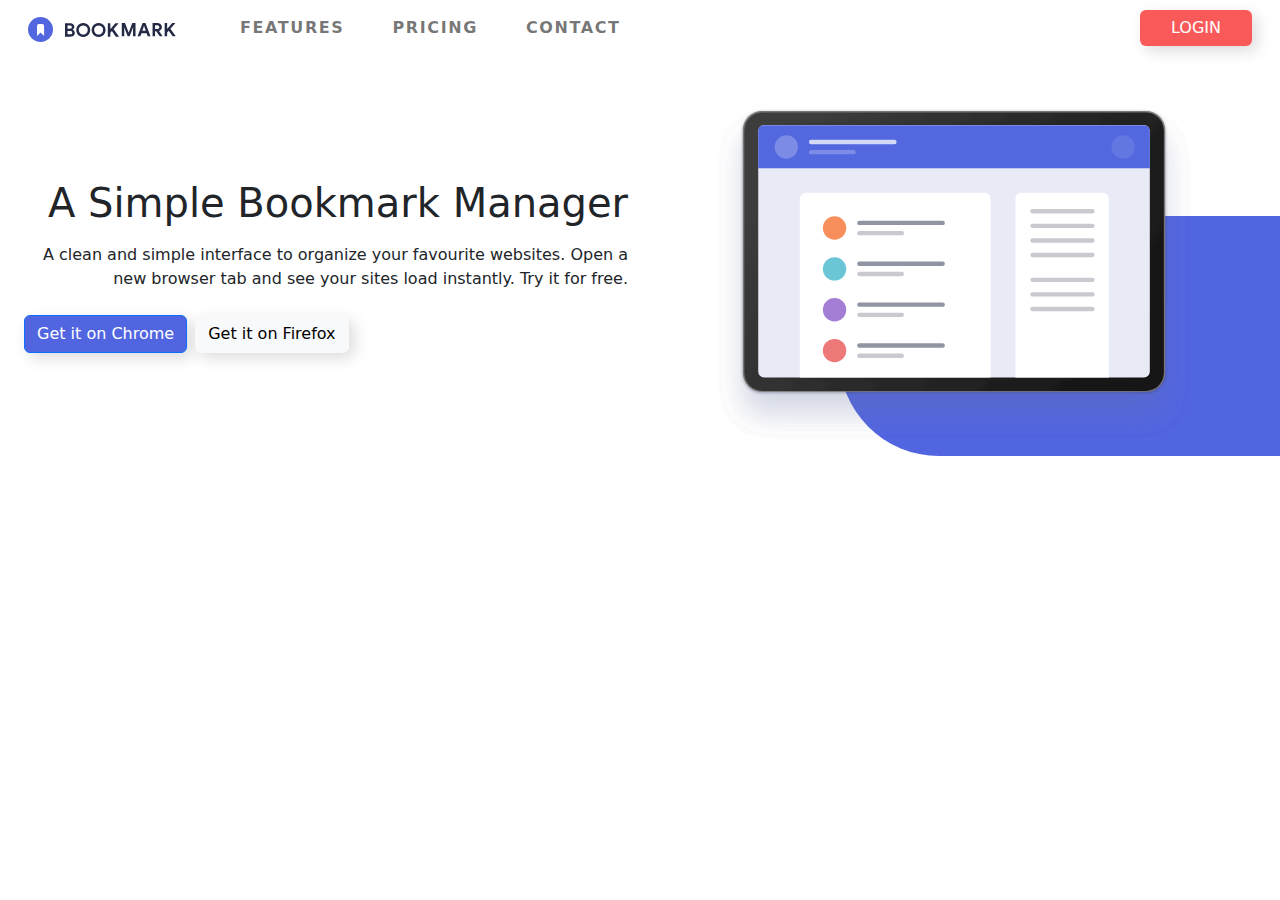
<file: nivell-1/Ejercicio-1/index.html>
<!DOCTYPE html>
<html lang="en">

<head>
  <meta charset="UTF-8">
  <meta http-equiv="X-UA-Compatible" content="IE=edge">
  <meta name="viewport" content="width=device-width, initial-scale=1.0">
  <link rel="stylesheet" href="../Ejercicio-1/sass/main.css">
  <title>Ejercicio-1</title>
</head>

<body>
  <main class="container-fluid d-flex flex-column gap-5">
    <nav class="navbar navbar-expand-lg navbar-light bg-white">
      <a class="navbar-brand" href="#"><img src="Imagenes/logo-bookmark.svg" alt="logo Bookmark" /></a>
      <button class="navbar-toggler" type="button" data-bs-toggle="collapse" data-bs-target="#navbarTogglerDemo02">
        <span class="navbar-toggler-icon"></span>
      </button>
      <div class="collapse navbar-collapse" id="navbarTogglerDemo02">
        <ul class="navbar-nav ms-auto mb-2 mb-lg-0">
          <li class="nav-item">
            <a class="nav-link navbar-link" href="#">FEATURES</a>
          </li>
          <li class="nav-item">
            <a class="nav-link navbar-link" href="#">PRICING</a>
          </li>
          <li class="nav-item">
            <a class="nav-link navbar-link" href="#">CONTACT</a>
          </li>
        </ul>
        <form class="d-flex ps-3">
          <button class=" btn btn-secondary" type="submit">LOGIN</button>
        </form>
      </div>
    </nav>
    <section class="container-fluid">
      <div class="row align-items-center">
        <div class="col column-right order-lg-2 col-12 col-lg-6 d-flex justify-content-center">
          <img class="illustration-hero img-fluid" src="Imagenes/illustration-hero.svg" />
          <div class="figure fig-right"></div>
        </div>
        <div class="col order-lg-1 col-12 col-lg-6 text-center text-lg-start mt-lg-1 d-flex flex-column gap-2">
          <h1>A Simple Bookmark Manager</h1>
          <p>
            A clean and simple interface to organize your favourite websites.
            Open a new browser tab and see your sites load instantly. Try it
            for free.
          </p>
          <div class="d-flex gap-2 justify-content-center justify-content-lg-start">
            <button class=" btn btn-primary" type="submit">
              Get it on Chrome
            </button>
            <button class=" btn btn-light" type="submit">
              Get it on Firefox
            </button>
          </div>
        </div>
      </div>
    </section>
  </main>
</body>
<script src="js/bootstrap.min.js"></script>

</html>
</file>
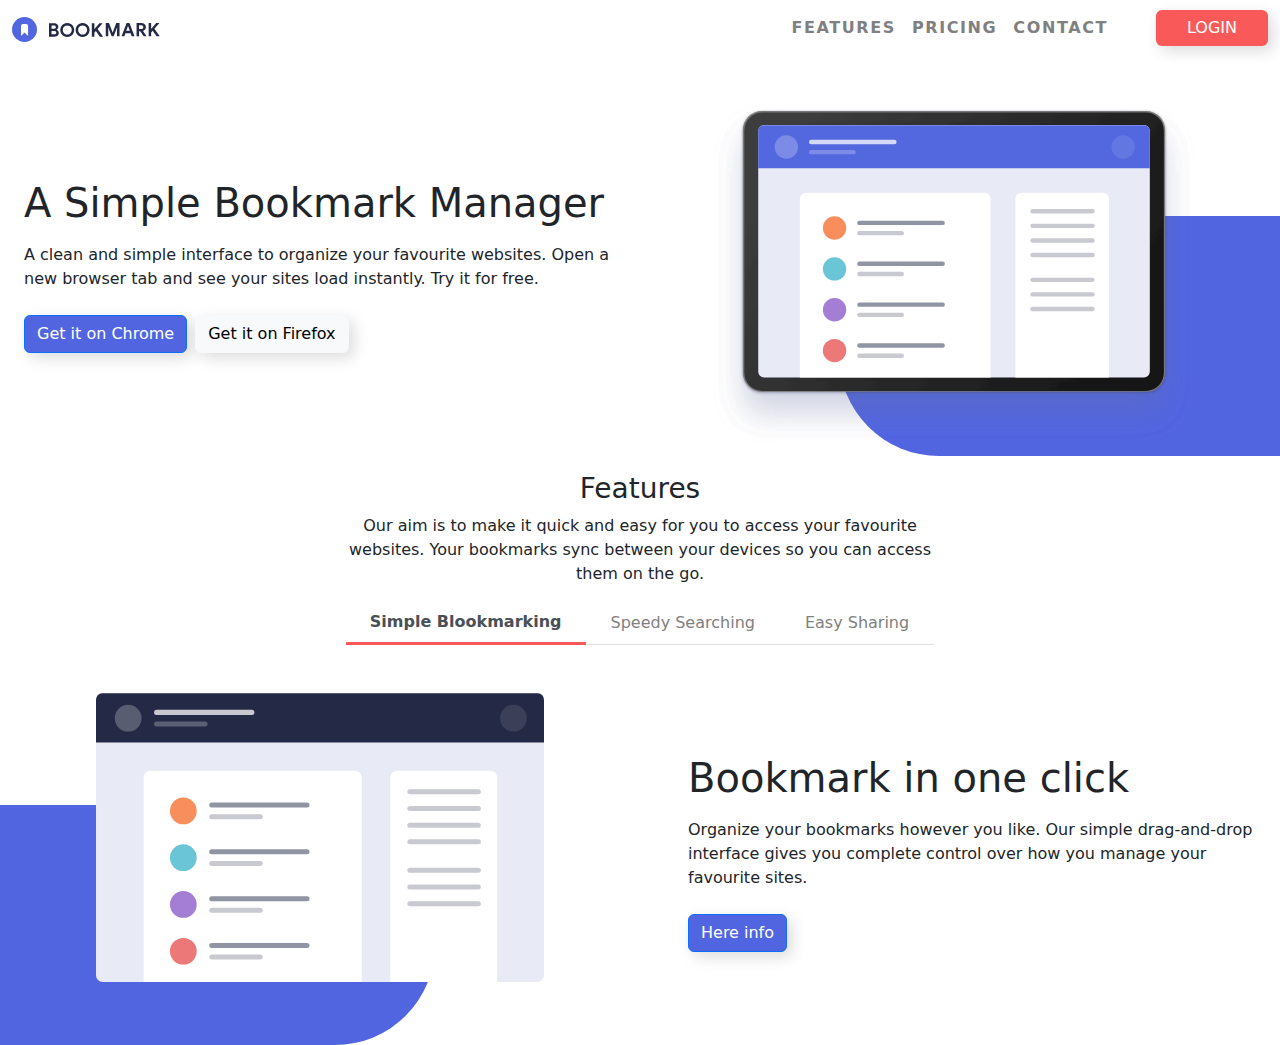
<file: nivell-1/Ejercicio-2/index.html>
<!DOCTYPE html>
<html lang="en">

<head>
  <meta charset="UTF-8">
  <meta http-equiv="X-UA-Compatible" content="IE=edge">
  <meta name="viewport" content="width=device-width, initial-scale=1.0">
  <link rel="stylesheet" href="../Ejercicio-2/sass/main.css">
  <title>Ejercicio-2</title>
</head>

<body>
  <main class="container-fluid d-flex flex-column gap-5">
    <nav class="navbar navbar-expand-lg navbar-light bg-white">
      <a class="navbar-brand" href="#"><img src="Imagenes/logo-bookmark.svg" alt="logo Bookmark" /></a>
      <button class="navbar-toggler" type="button" data-bs-toggle="collapse" data-bs-target="#navbarTogglerDemo02">
        <span class="navbar-toggler-icon"></span>
      </button>
      <div class="collapse navbar-collapse" id="navbarTogglerDemo02">
        <ul class="navbar-nav ms-auto mb-2 mb-lg-0">
          <li class="nav-item">
            <a class="nav-link navbar-link" href="#">FEATURES</a>
          </li>
          <li class="nav-item">
            <a class="nav-link navbar-link" href="#">PRICING</a>
          </li>
          <li class="nav-item">
            <a class="nav-link navbar-link" href="#">CONTACT</a>
          </li>
        </ul>
        <form class="d-flex ps-3">
          <button class=" btn btn-secondary" type="submit">LOGIN</button>
        </form>
      </div>
    </nav>
    <section class="container-fluid">
      <div class="row align-items-center">
        <div class="col column-right order-lg-2 col-12 col-lg-6 d-flex justify-content-center">
          <img class="illustration-hero img-fluid" src="Imagenes/illustration-hero.svg" />
          <div class="figure fig-right"></div>
        </div>
        <div class="col order-lg-1 col-12 col-lg-6 text-center text-lg-start mt-lg-1 d-flex flex-column gap-2">
          <h1>A Simple Bookmark Manager</h1>
          <p>
            A clean and simple interface to organize your favourite websites.
            Open a new browser tab and see your sites load instantly. Try it
            for free.
          </p>
          <div class="d-flex gap-2 justify-content-center justify-content-lg-start">
            <button class=" btn btn-primary" type="submit">
              Get it on Chrome
            </button>
            <button class=" btn btn-light" type="submit">
              Get it on Firefox
            </button>
          </div>
        </div>
      </div>
    </section>
  </main>
  </section>
  <section class="container-fluid col-12 col-lg-6 text-center mt-5">
    <h3>Features</h3>
    <p>
      Our aim is to make it quick and easy for you to access your favourite
      websites. Your bookmarks sync between your devices so you can access
      them on the go.
    </p>
  </section>
  <ul class="list_features nav nav-tabs justify-content-center d-flex flex-column flex-lg-row">
    <li class="nav-item border-bottom d-flex justify-content-center">
      <a class="nav-link active">Simple Blookmarking</a>
    </li>
    <li class="nav-item border-bottom d-flex justify-content-center">
      <a class="nav-link">Speedy Searching</a>
    </li>
    <li class="nav-item border-bottom d-flex justify-content-center">
      <a class="nav-link">Easy Sharing</a>
    </li>
  </ul>
  <section class="container-fluid">
    <div class="row align-items-center mt-5">
      <div class="col column-left-2 order-lg-1 col-12 col-lg-6 d-flex justify-content-center">
        <img class="illustration-features-1 img-fluid px-3" src="Imagenes/illustration-features-tab-1.svg" />
        <div class="figure fig-left "></div>
      </div>
      <div class="col order-lg-2 col-12 col-lg-6 ps-lg-5 text-center text-lg-start d-flex flex-column gap-2">
        <h1>Bookmark in one click</h1>
        <p>
          Organize your bookmarks however you like. Our simple drag-and-drop
          interface gives you complete control over how you manage your
          favourite sites.
        </p>
        <div class="d-flex gap-2">
          <button class="btn btn-primary 	
          d-none d-lg-block" type="submit">
            Here info
          </button>
        </div>
      </div>
  </section>

</body>
<script src="js/bootstrap.min.js"></script>

</html>
</file>
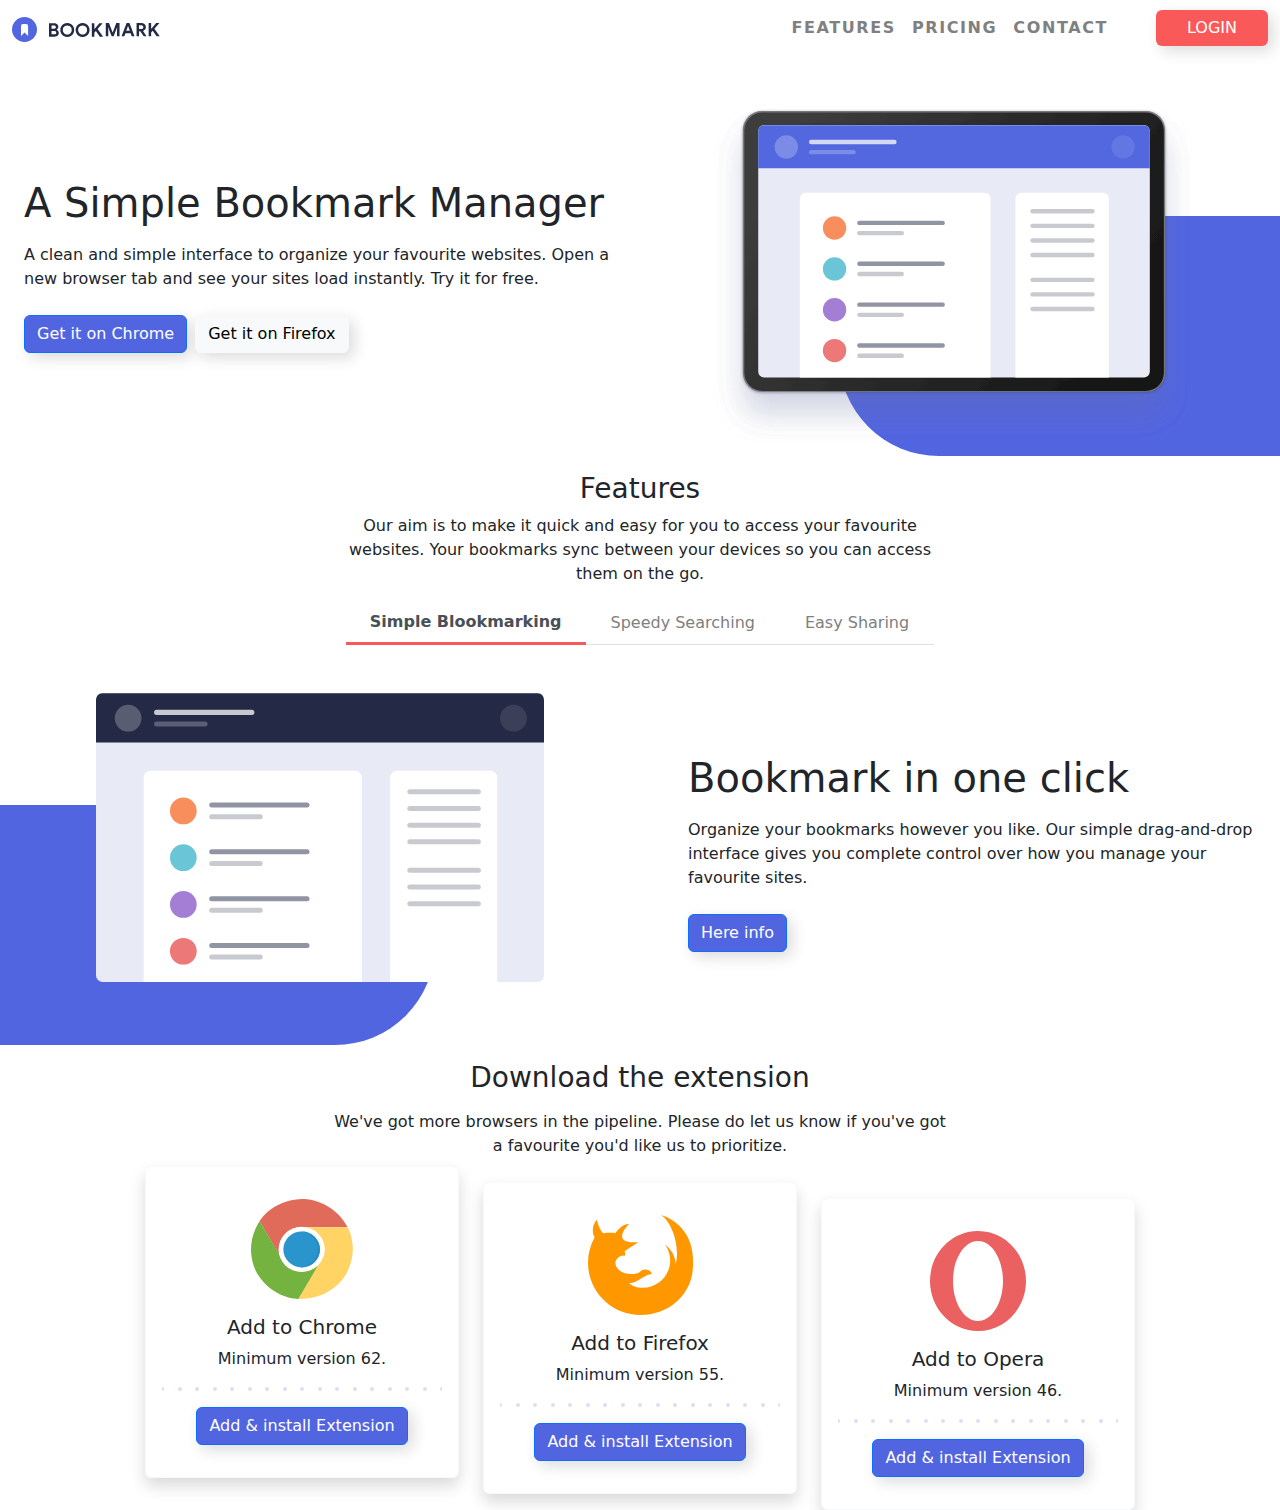
<file: nivell-1/Ejercicio-3/index.html>
<!DOCTYPE html>
<html lang="en">

<head>
  <meta charset="UTF-8">
  <meta http-equiv="X-UA-Compatible" content="IE=edge">
  <meta name="viewport" content="width=device-width, initial-scale=1.0">
  <link rel="stylesheet" href="../Ejercicio-3/sass/main.css">
  <title>Ejercicio-3</title>
</head>

<body>
  <main class="container-fluid d-flex flex-column gap-5">
    <nav class="navbar navbar-expand-lg navbar-light bg-white">
      <a class="navbar-brand" href="#"><img src="Imagenes/logo-bookmark.svg" alt="logo Bookmark" /></a>
      <button class="navbar-toggler" type="button" data-bs-toggle="collapse" data-bs-target="#navbarTogglerDemo02">
        <span class="navbar-toggler-icon"></span>
      </button>
      <div class="collapse navbar-collapse" id="navbarTogglerDemo02">
        <ul class="navbar-nav ms-auto mb-2 mb-lg-0">
          <li class="nav-item">
            <a class="nav-link navbar-link" href="#">FEATURES</a>
          </li>
          <li class="nav-item">
            <a class="nav-link navbar-link" href="#">PRICING</a>
          </li>
          <li class="nav-item">
            <a class="nav-link navbar-link" href="#">CONTACT</a>
          </li>
        </ul>
        <form class="d-flex ps-3">
          <button class=" btn btn-secondary" type="submit">LOGIN</button>
        </form>
      </div>
    </nav>
    <section class="container-fluid">
      <div class="row align-items-center">
        <div class="col column-right order-lg-2 col-12 col-lg-6 d-flex justify-content-center">
          <img class="illustration-hero img-fluid" src="Imagenes/illustration-hero.svg" />
          <div class="figure fig-right"></div>
        </div>
        <div class="col order-lg-1 col-12 col-lg-6 text-center text-lg-start mt-lg-1 d-flex flex-column gap-2">
          <h1>A Simple Bookmark Manager</h1>
          <p>
            A clean and simple interface to organize your favourite websites.
            Open a new browser tab and see your sites load instantly. Try it
            for free.
          </p>
          <div class="d-flex gap-2 justify-content-center justify-content-lg-start">
            <button class=" btn btn-primary" type="submit">
              Get it on Chrome
            </button>
            <button class=" btn btn-light" type="submit">
              Get it on Firefox
            </button>
          </div>
        </div>
      </div>
    </section>
  </main>
  </section>
  <section class="container-fluid col-12 col-lg-6 text-center mt-5">
    <h3>Features</h3>
    <p>
      Our aim is to make it quick and easy for you to access your favourite
      websites. Your bookmarks sync between your devices so you can access
      them on the go.
    </p>
  </section>
  <ul class="list_features nav nav-tabs justify-content-center d-flex flex-column flex-lg-row">
    <li class="nav-item border-bottom d-flex justify-content-center">
      <a class="nav-link active">Simple Blookmarking</a>
    </li>
    <li class="nav-item border-bottom d-flex justify-content-center">
      <a class="nav-link">Speedy Searching</a>
    </li>
    <li class="nav-item border-bottom d-flex justify-content-center">
      <a class="nav-link">Easy Sharing</a>
    </li>
  </ul>
  <section class="container-fluid">
    <div class="row align-items-center mt-5">
      <div class="col column-left-2 order-lg-1 col-12 col-lg-6 d-flex justify-content-center">
        <img class="illustration-features-1 img-fluid px-3" src="Imagenes/illustration-features-tab-1.svg" />
        <div class="figure fig-left "></div>
      </div>
      <div class="col order-lg-2 col-12 col-lg-6 ps-lg-5 text-center text-lg-start d-flex flex-column gap-2">
        <h1>Bookmark in one click</h1>
        <p>
          Organize your bookmarks however you like. Our simple drag-and-drop
          interface gives you complete control over how you manage your
          favourite sites.
        </p>
        <div class="d-flex gap-2">
          <button class="btn btn-primary 	
          d-none d-lg-block" type="submit">
            Here info
          </button>
        </div>
      </div>
  </section>
  <section class="container-fluid col-12 col-lg-6 text-center mt-5 d-flex flex-column gap-2">
    <h3>Download the extension</h3>
    <p>
      We've got more browsers in the pipeline. Please do let us know if you've got a favourite you'd like us to
      prioritize.
    </p>
  </section>
  <section class="container-fluid download-container d-flex justify-content-center">
    <div class="container-card row row-cols-1 row-cols-lg-3 g-4">
      <div class="col column_card1  d-flex justify-content-center justify-content-lg-end">
        <div class="card w-auto shadow p-3  bg-body rounde border-light">
          <img class="logo rounded mx-auto d-block pt-3" src="Imagenes/logo-chrome.svg" alt="logo Chrome"
            class="card-img-top">
          <div class="card-body text-center">
            <h5 class="card-title">Add to Chrome</h5>
            <p class="card-text">Minimum version 62.</p>
          </div>
          <img src="Imagenes/bg-dots.svg">
          <div class="d-flex gap-2 justify-content-center py-3">
            <button class="btn btn-primary" type="submit">
              Add & install Extension
            </button>
          </div>
        </div>
      </div>
      <div class="col column_card2  d-flex justify-content-center">
        <div class="card w-auto  shadow p-3  bg-body rounde border-light">
          <img class="logo rounded mx-auto d-block pt-3" src="Imagenes/logo-firefox.svg" class="card-img-top"
            alt="logo Firefox">
          <div class="card-body text-center">
            <h5 class="card-title">Add to Firefox</h5>
            <p class="card-text">Minimum version 55.</p>
          </div>
          <img src="Imagenes/bg-dots.svg">
          <div class="d-flex gap-2 justify-content-center py-3">
            <button class="btn btn-primary" type="submit">
              Add & install Extension
            </button>
          </div>
        </div>
      </div>
      <div class="col column_card3 d-flex justify-content-center justify-content-lg-start">
        <div class="card w-auto shadow p-3 bg-body rounde border-light">
          <img class="logo rounded mx-auto d-block pt-3" src="Imagenes/logo-opera.svg" class="card-img-top"
            alt="logo Opera">
          <div class="card-body text-center">
            <h5 class="card-title">Add to Opera</h5>
            <p class="card-text">Minimum version 46.</p>
          </div>
          <img src="Imagenes/bg-dots.svg">
          <div class="d-flex gap-2 justify-content-center py-3">
            <button class="btn btn-primary" type="submit">
              Add & install Extension
            </button>
          </div>
        </div>
      </div>
    </div>
  </section>
</body>
<script src="js/bootstrap.min.js"></script>

</html>
</file>
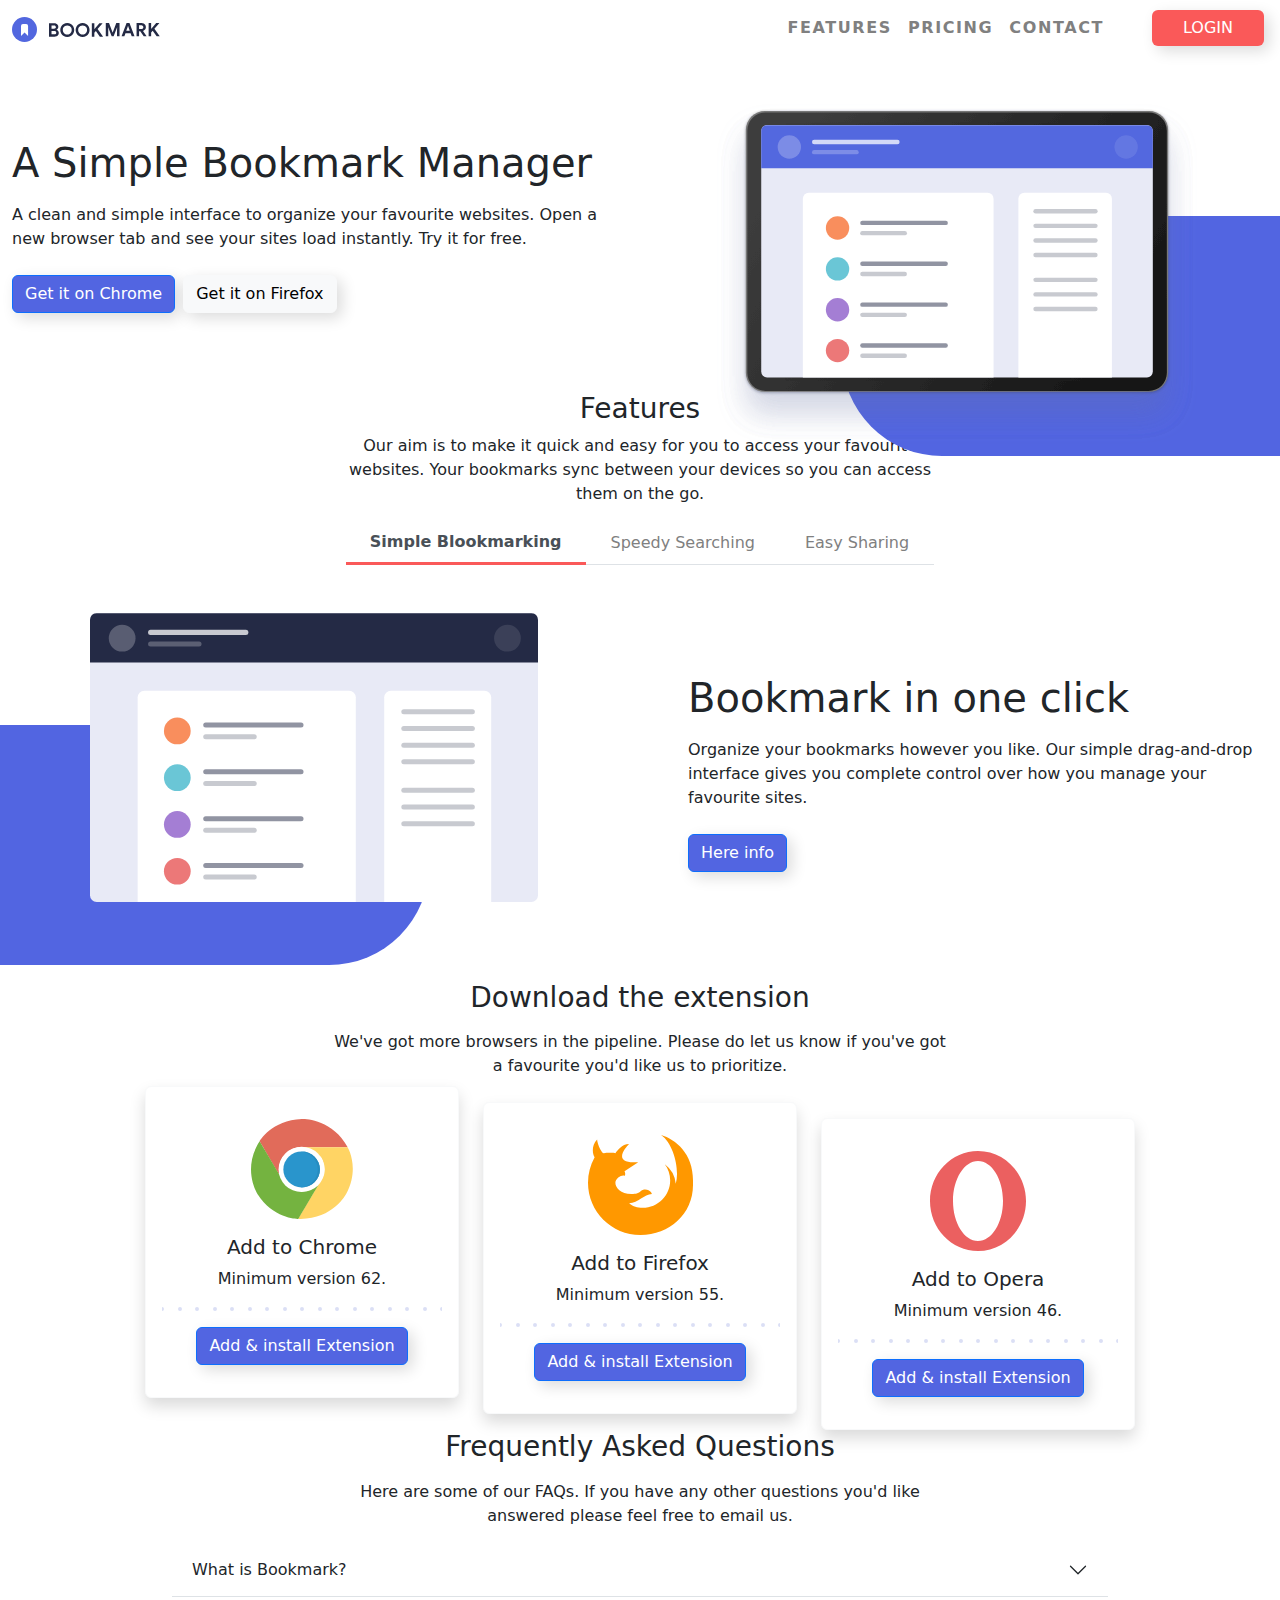
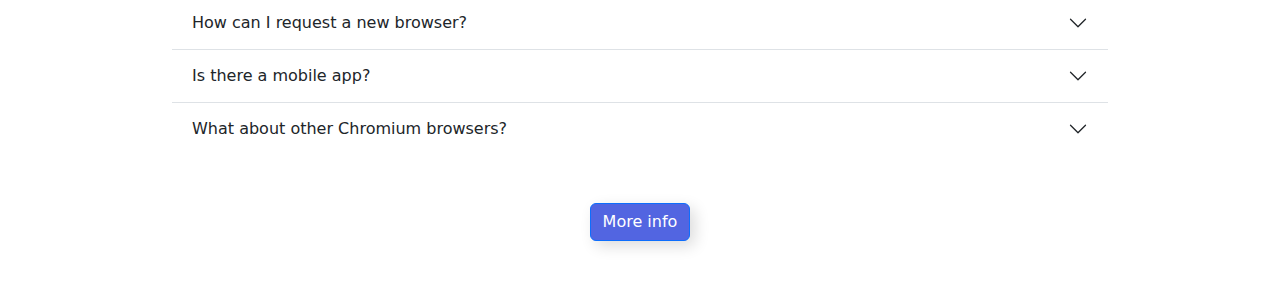
<file: nivell-1/Ejercicio-4/index.html>
<!DOCTYPE html>
<html lang="en">

<head>
  <meta charset="UTF-8">
  <meta http-equiv="X-UA-Compatible" content="IE=edge">
  <meta name="viewport" content="width=device-width, initial-scale=1.0">
  <link rel="stylesheet" href="../Ejercicio-4/sass/main.css">
  <title>Ejercicio-4</title>
</head>

<body>
  <main class="container-fluid d-flex flex-column gap-5 pe-3">
    <nav class="navbar navbar-expand-lg navbar-light bg-white">
      <a class="navbar-brand" href="#"><img src="Imagenes/logo-bookmark.svg" alt="logo Bookmark" /></a>
      <button class="navbar-toggler" type="button" data-bs-toggle="collapse" data-bs-target="#navbarTogglerDemo02">
        <span class="navbar-toggler-icon"></span>
      </button>
      <div class="collapse navbar-collapse" id="navbarTogglerDemo02">
        <ul class="navbar-nav ms-auto mb-2 mb-lg-0">
          <li class="nav-item">
            <a class="nav-link navbar-link" href="#">FEATURES</a>
          </li>
          <li class="nav-item">
            <a class="nav-link navbar-link" href="#">PRICING</a>
          </li>
          <li class="nav-item">
            <a class="nav-link navbar-link" href="#">CONTACT</a>
          </li>
        </ul>
        <form class="d-flex ps-3">
          <button class=" btn btn-secondary" type="submit">LOGIN</button>
        </form>
      </div>
    </nav>
    <section class="containe-fluid">
      <div class="row align-items-center">
        <div class="col column-right order-lg-2 col-12 col-lg-6 d-flex justify-content-center">
          <img class="illustration-hero img-fluid" src="Imagenes/illustration-hero.svg" />
          <div class="figure fig-right"></div>
        </div>
        <div class="col order-lg-1 col-12 col-lg-6 text-center text-lg-start mt-lg-1 d-flex flex-column gap-2">
          <h1>A Simple Bookmark Manager</h1>
          <p>
            A clean and simple interface to organize your favourite websites.
            Open a new browser tab and see your sites load instantly. Try it
            for free.
          </p>
          <div class="d-flex gap-2 justify-content-center justify-content-lg-start">
            <button class=" btn btn-primary" type="submit">
              Get it on Chrome
            </button>
            <button class=" btn btn-light" type="submit">
              Get it on Firefox
            </button>
          </div>
        </div>
      </div>
    </section>
  </main>
  </section>
  <section class="container col-12 col-lg-6 text-center mt-5">
    <h3>Features</h3>
    <p>
      Our aim is to make it quick and easy for you to access your favourite
      websites. Your bookmarks sync between your devices so you can access
      them on the go.
    </p>
  </section>
  <ul class="list_features nav nav-tabs justify-content-center d-flex flex-column flex-lg-row">
    <li class="nav-item border-bottom d-flex justify-content-center">
      <a class="nav-link active">Simple Blookmarking</a>
    </li>
    <li class="nav-item border-bottom d-flex justify-content-center">
      <a class="nav-link">Speedy Searching</a>
    </li>
    <li class="nav-item border-bottom d-flex justify-content-center">
      <a class="nav-link">Easy Sharing</a>
    </li>
  </ul>
  <section class="containe-fluid">
    <div class="row align-items-center mt-5">
      <div class="col column-left-2 order-lg-1 col-12 col-lg-6 d-flex justify-content-center">
        <img class="illustration-features-1 img-fluid px-3" src="Imagenes/illustration-features-tab-1.svg" />
        <div class="figure fig-left "></div>
      </div>
      <div class="col order-lg-2 col-12 col-lg-6 ps-lg-5 text-center text-lg-start d-flex flex-column gap-2">
        <h1>Bookmark in one click</h1>
        <p>
          Organize your bookmarks however you like. Our simple drag-and-drop
          interface gives you complete control over how you manage your
          favourite sites.
        </p>
        <div class="d-flex gap-2">
          <button class="btn btn-primary 	
          d-none d-lg-block" type="submit">
            Here info
          </button>
        </div>
      </div>
  </section>
  <section class="container col-12 col-lg-6 text-center mt-5 d-flex flex-column gap-2">
    <h3>Download the extension</h3>
    <p>
      We've got more browsers in the pipeline. Please do let us know if you've got a favourite you'd like us to
      prioritize.
    </p>
  </section>
  <section class="container download-container d-flex justify-content-center">
    <div class="container-card row row-cols-1 row-cols-lg-3 g-4">
      <div class="col column_card1  d-flex justify-content-center justify-content-lg-end">
        <div class="card w-auto shadow p-3  bg-body rounde border-light">
          <img class="logo rounded mx-auto d-block pt-3" src="Imagenes/logo-chrome.svg" alt="logo Chrome"
            class="card-img-top">
          <div class="card-body text-center">
            <h5 class="card-title">Add to Chrome</h5>
            <p class="card-text">Minimum version 62.</p>
          </div>
          <img src="Imagenes/bg-dots.svg">
          <div class="d-flex gap-2 justify-content-center py-3">
            <button class="btn btn-primary" type="submit">
              Add & install Extension
            </button>
          </div>
        </div>
      </div>
      <div class="col column_card2  d-flex justify-content-center">
        <div class="card w-auto  shadow p-3  bg-body rounde border-light">
          <img class="logo rounded mx-auto d-block pt-3" src="Imagenes/logo-firefox.svg" class="card-img-top"
            alt="logo Firefox">
          <div class="card-body text-center">
            <h5 class="card-title">Add to Firefox</h5>
            <p class="card-text">Minimum version 55.</p>
          </div>
          <img src="Imagenes/bg-dots.svg">
          <div class="d-flex gap-2 justify-content-center py-3">
            <button class="btn btn-primary" type="submit">
              Add & install Extension
            </button>
          </div>
        </div>
      </div>
      <div class="col column_card3 d-flex justify-content-center justify-content-lg-start">
        <div class="card w-auto shadow p-3 bg-body rounde border-light">
          <img class="logo rounded mx-auto d-block pt-3" src="Imagenes/logo-opera.svg" class="card-img-top"
            alt="logo Opera">
          <div class="card-body text-center">
            <h5 class="card-title">Add to Opera</h5>
            <p class="card-text">Minimum version 46.</p>
          </div>
          <img src="Imagenes/bg-dots.svg">
          <div class="d-flex gap-2 justify-content-center py-3">
            <button class="btn btn-primary" type="submit">
              Add & install Extension
            </button>
          </div>
        </div>
      </div>
    </div>
  </section>
  <section class="container col-12 col-lg-6 text-center mt-5 d-flex flex-column gap-2">
    <h3>Frequently Asked Questions</h3>
    <p>
      Here are some of our FAQs. If you have any other questions you'd like answered please feel free to email us.
    </p>
  </section>
  <section class="container w-75">
    <div class="accordion accordion-flush" id="accordionFlushExample">
      <div class="accordion-item">
        <h2 class="accordion-header" id="flush-headingOne">
          <button class="accordion-button collapsed" type="button" data-bs-toggle="collapse"
            data-bs-target="#flush-collapseOne" aria-expanded="false" aria-controls="flush-collapseOne">
            What is Bookmark?
          </button>
        </h2>
        <div id="flush-collapseOne" class="accordion-collapse collapse" aria-labelledby="flush-headingOne"
          data-bs-parent="#accordionFlushExample">
          <div class="accordion-body">
            #
          </div>
        </div>
      </div>
      <div class="accordion-item">
        <h2 class="accordion-header" id="flush-headingTwo">
          <button class="accordion-button collapsed" type="button" data-bs-toggle="collapse"
            data-bs-target="#flush-collapseTwo" aria-expanded="false" aria-controls="flush-collapseTwo">
            How can I request a new browser?
          </button>
        </h2>
        <div id="flush-collapseTwo" class="accordion-collapse collapse" aria-labelledby="flush-headingTwo"
          data-bs-parent="#accordionFlushExample">
          <div class="accordion-body">
            #
          </div>
        </div>
      </div>
      <div class="accordion-item">
        <h2 class="accordion-header" id="flush-headingThree">
          <button class="accordion-button collapsed" type="button" data-bs-toggle="collapse"
            data-bs-target="#flush-collapseThree" aria-expanded="false" aria-controls="flush-collapseThree">
            Is there a mobile app?
          </button>
        </h2>
        <div id="flush-collapseThree" class="accordion-collapse collapse" aria-labelledby="flush-headingThree"
          data-bs-parent="#accordionFlushExample">
          <div class="accordion-body">
            #
          </div>
        </div>
      </div>
      <div class="accordion-item">
        <h2 class="accordion-header" id="flush-headingFour">
          <button class="accordion-button collapsed" type="button" data-bs-toggle="collapse"
            data-bs-target="#flush-collapseFour" aria-expanded="false" aria-controls="flush-collapseFour">
            What about other Chromium browsers?
          </button>
        </h2>
        <div id="flush-collapseFour" class="accordion-collapse collapse" aria-labelledby="flush-headingFour"
          data-bs-parent="#accordioFlushExample">
          <div class="accordion-body">
            #
          </div>
        </div>
      </div>
    </div>
    <div class="d-flex gap-2 justify-content-center py-5">
      <button class="btn btn-primary" type="submit">
        More info
      </button>
    </div>
  </section>
</body>
<script src="js/bootstrap.min.js"></script>

</html>
</file>
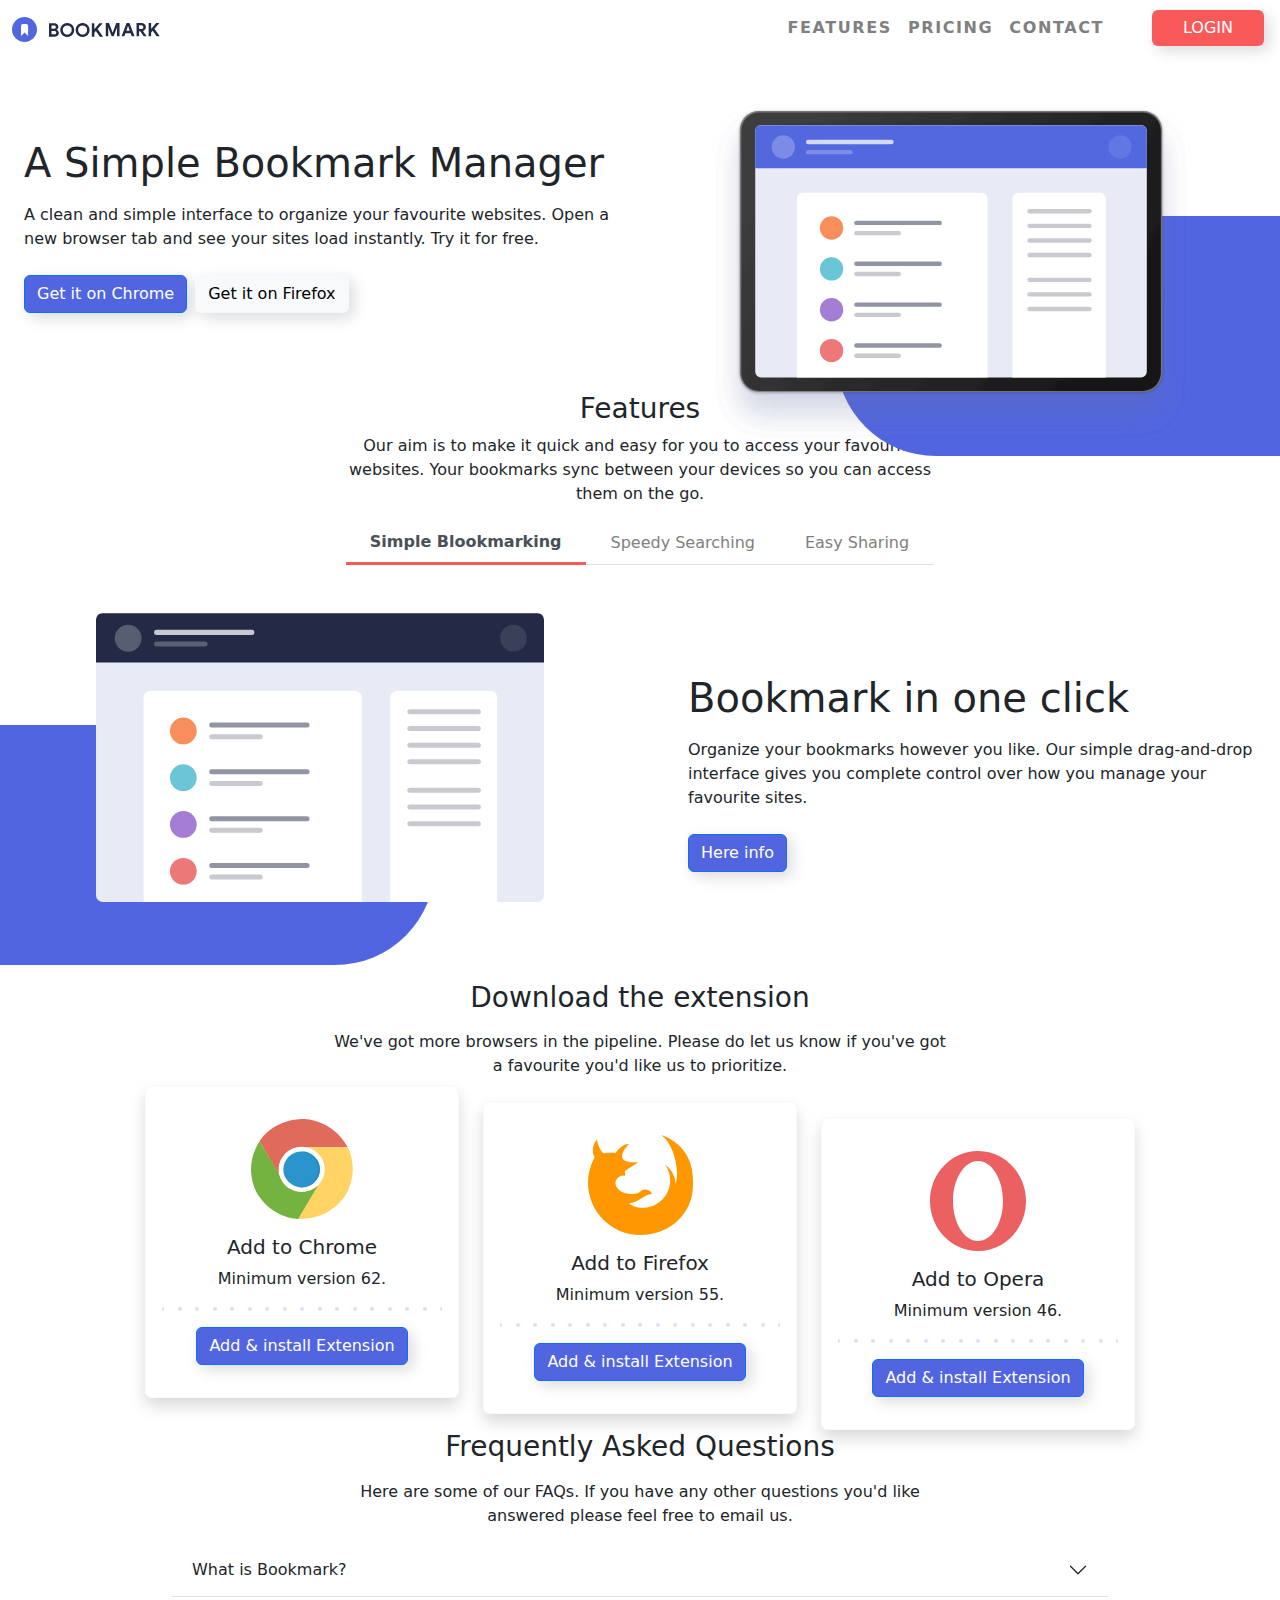
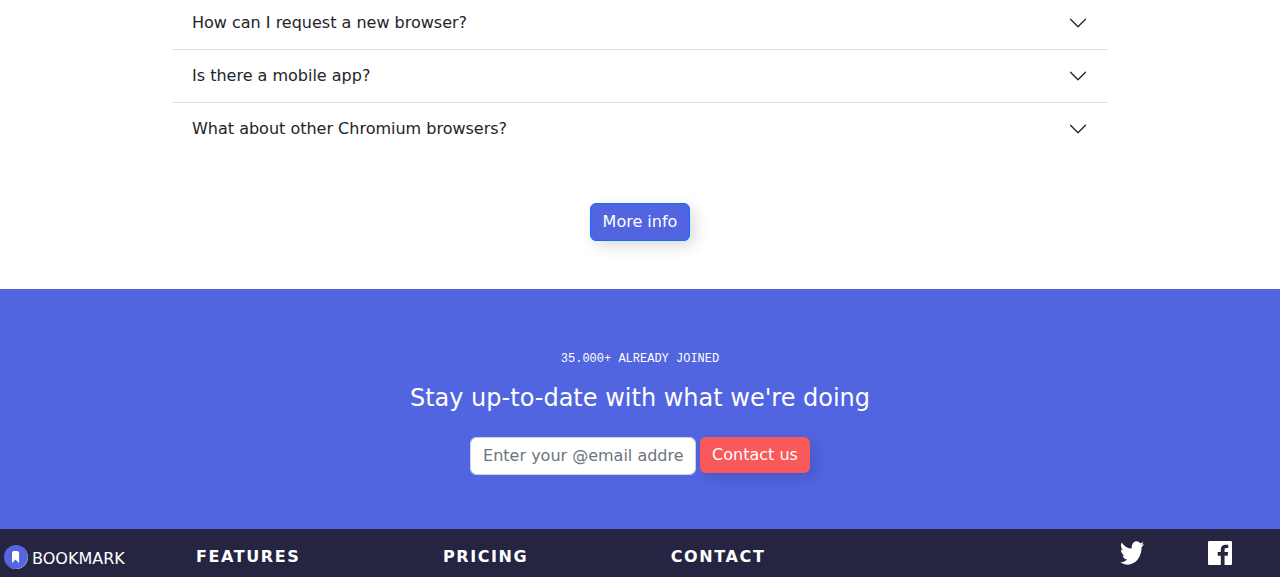
<file: nivell-2/Ejercicio-5/index.html>
<!DOCTYPE html>
<html lang="en">

<head>
  <meta charset="UTF-8">
  <meta http-equiv="X-UA-Compatible" content="IE=edge">
  <meta name="viewport" content="width=device-width, initial-scale=1.0">
  <link rel="stylesheet" href="../Ejercicio-5/sass/main.css">
  <title>Ejercicio-5</title>
</head>

<body>
  <main class="container-fluid d-flex flex-column gap-5 pe-3">
    <nav class="navbar navbar-expand-lg navbar-light bg-white">
      <a class="navbar-brand" href="#"><img src="Imagenes/logo-bookmark.svg" alt="logo Bookmark" /></a>
      <button class="navbar-toggler" type="button" data-bs-toggle="collapse" data-bs-target="#navbarTogglerDemo02">
        <span class="navbar-toggler-icon"></span>
      </button>
      <div class="collapse navbar-collapse" id="navbarTogglerDemo02">
        <ul class="navbar-nav ms-auto mb-2 mb-lg-0">
          <li class="nav-item">
            <a class="nav-link navbar-link" href="#">FEATURES</a>
          </li>
          <li class="nav-item">
            <a class="nav-link navbar-link" href="#">PRICING</a>
          </li>
          <li class="nav-item">
            <a class="nav-link navbar-link" href="#">CONTACT</a>
          </li>
        </ul>
        <form class="d-flex ps-3">
          <button class=" btn btn-secondary" type="submit">LOGIN</button>
        </form>
      </div>
    </nav>
    <section class="container-fluid">
      <div class="row align-items-center">
        <div class="col column-right order-lg-2 col-12 col-lg-6 d-flex justify-content-center">
          <img class="illustration-hero img-fluid" src="Imagenes/illustration-hero.svg" />
          <div class="figure fig-right"></div>
        </div>
        <div class="col order-lg-1 col-12 col-lg-6 text-center text-lg-start mt-lg-1 d-flex flex-column gap-2">
          <h1>A Simple Bookmark Manager</h1>
          <p>
            A clean and simple interface to organize your favourite websites.
            Open a new browser tab and see your sites load instantly. Try it
            for free.
          </p>
          <div class="d-flex gap-2 justify-content-center justify-content-lg-start">
            <button class=" btn btn-primary" type="submit">
              Get it on Chrome
            </button>
            <button class=" btn btn-light" type="submit">
              Get it on Firefox
            </button>
          </div>
        </div>
      </div>
    </section>
  </main>
  </section>
  <section class="container-fluid col-12 col-lg-6 text-center mt-5">
    <h3>Features</h3>
    <p>
      Our aim is to make it quick and easy for you to access your favourite
      websites. Your bookmarks sync between your devices so you can access
      them on the go.
    </p>
  </section>
  <ul class="list_features nav nav-tabs justify-content-center d-flex flex-column flex-lg-row">
    <li class="nav-item border-bottom d-flex justify-content-center">
      <a class="nav-link active">Simple Blookmarking</a>
    </li>
    <li class="nav-item border-bottom d-flex justify-content-center">
      <a class="nav-link">Speedy Searching</a>
    </li>
    <li class="nav-item border-bottom d-flex justify-content-center">
      <a class="nav-link">Easy Sharing</a>
    </li>
  </ul>
  <section class="container-fluid">
    <div class="row align-items-center mt-5">
      <div class="col column-left-2 order-lg-1 col-12 col-lg-6 d-flex justify-content-center">
        <img class="illustration-features-1 img-fluid px-3" src="Imagenes/illustration-features-tab-1.svg" />
        <div class="figure fig-left "></div>
      </div>
      <div class="col order-lg-2 col-12 col-lg-6 ps-lg-5 text-center text-lg-start d-flex flex-column gap-2">
        <h1>Bookmark in one click</h1>
        <p>
          Organize your bookmarks however you like. Our simple drag-and-drop
          interface gives you complete control over how you manage your
          favourite sites.
        </p>
        <div class="d-flex gap-2">
          <button class="btn btn-primary 	
          d-none d-lg-block" type="submit">
            Here info
          </button>
        </div>
      </div>
  </section>
  <section class="container-fluid col-12 col-lg-6 text-center mt-5 d-flex flex-column gap-2">
    <h3>Download the extension</h3>
    <p>
      We've got more browsers in the pipeline. Please do let us know if you've got a favourite you'd like us to
      prioritize.
    </p>
  </section>
  <section class="container download-container d-flex justify-content-center">
    <div class="container-card row row-cols-1 row-cols-lg-3 g-4">
      <div class="col column_card1  d-flex justify-content-center justify-content-lg-end">
        <div class="card w-auto shadow p-3  bg-body rounde border-light">
          <img class="logo rounded mx-auto d-block pt-3" src="Imagenes/logo-chrome.svg" alt="logo Chrome"
            class="card-img-top">
          <div class="card-body text-center">
            <h5 class="card-title">Add to Chrome</h5>
            <p class="card-text">Minimum version 62.</p>
          </div>
          <img src="Imagenes/bg-dots.svg">
          <div class="d-flex gap-2 justify-content-center py-3">
            <button class="btn btn-primary" type="submit">
              Add & install Extension
            </button>
          </div>
        </div>
      </div>
      <div class="col column_card2  d-flex justify-content-center">
        <div class="card w-auto  shadow p-3  bg-body rounde border-light">
          <img class="logo rounded mx-auto d-block pt-3" src="Imagenes/logo-firefox.svg" class="card-img-top"
            alt="logo Firefox">
          <div class="card-body text-center">
            <h5 class="card-title">Add to Firefox</h5>
            <p class="card-text">Minimum version 55.</p>
          </div>
          <img src="Imagenes/bg-dots.svg">
          <div class="d-flex gap-2 justify-content-center py-3">
            <button class="btn btn-primary" type="submit">
              Add & install Extension
            </button>
          </div>
        </div>
      </div>
      <div class="col column_card3 d-flex justify-content-center justify-content-lg-start">
        <div class="card w-auto shadow p-3 bg-body rounde border-light">
          <img class="logo rounded mx-auto d-block pt-3" src="Imagenes/logo-opera.svg" class="card-img-top"
            alt="logo Opera">
          <div class="card-body text-center">
            <h5 class="card-title">Add to Opera</h5>
            <p class="card-text">Minimum version 46.</p>
          </div>
          <img src="Imagenes/bg-dots.svg">
          <div class="d-flex gap-2 justify-content-center py-3">
            <button class="btn btn-primary" type="submit">
              Add & install Extension
            </button>
          </div>
        </div>
      </div>
    </div>
  </section>
  <section class="container col-12 col-lg-6 text-center mt-5 d-flex flex-column gap-2">
    <h3>Frequently Asked Questions</h3>
    <p>
      Here are some of our FAQs. If you have any other questions you'd like answered please feel free to email us.
    </p>
  </section>
  <section class="container w-75">
    <div class="accordion accordion-flush" id="accordionFlushExample">
      <div class="accordion-item">
        <h2 class="accordion-header" id="flush-headingOne">
          <button class="accordion-button collapsed" type="button" data-bs-toggle="collapse"
            data-bs-target="#flush-collapseOne" aria-expanded="false" aria-controls="flush-collapseOne">
            What is Bookmark?
          </button>
        </h2>
        <div id="flush-collapseOne" class="accordion-collapse collapse" aria-labelledby="flush-headingOne"
          data-bs-parent="#accordionFlushExample">
          <div class="accordion-body">
            #
          </div>
        </div>
      </div>
      <div class="accordion-item">
        <h2 class="accordion-header" id="flush-headingTwo">
          <button class="accordion-button collapsed" type="button" data-bs-toggle="collapse"
            data-bs-target="#flush-collapseTwo" aria-expanded="false" aria-controls="flush-collapseTwo">
            How can I request a new browser?
          </button>
        </h2>
        <div id="flush-collapseTwo" class="accordion-collapse collapse" aria-labelledby="flush-headingTwo"
          data-bs-parent="#accordionFlushExample">
          <div class="accordion-body">
            #
          </div>
        </div>
      </div>
      <div class="accordion-item">
        <h2 class="accordion-header" id="flush-headingThree">
          <button class="accordion-button collapsed" type="button" data-bs-toggle="collapse"
            data-bs-target="#flush-collapseThree" aria-expanded="false" aria-controls="flush-collapseThree">
            Is there a mobile app?
          </button>
        </h2>
        <div id="flush-collapseThree" class="accordion-collapse collapse" aria-labelledby="flush-headingThree"
          data-bs-parent="#accordionFlushExample">
          <div class="accordion-body">
            #
          </div>
        </div>
      </div>
      <div class="accordion-item">
        <h2 class="accordion-header" id="flush-headingFour">
          <button class="accordion-button collapsed" type="button" data-bs-toggle="collapse"
            data-bs-target="#flush-collapseFour" aria-expanded="false" aria-controls="flush-collapseFour">
            What about other Chromium browsers?
          </button>
        </h2>
        <div id="flush-collapseFour" class="accordion-collapse collapse" aria-labelledby="flush-headingFour"
          data-bs-parent="#accordioFlushExample">
          <div class="accordion-body">
            #
          </div>
        </div>
      </div>
    </div>
    <div class="d-flex gap-2 justify-content-center py-5">
      <button class="btn btn-primary" type="submit">
        More info
      </button>
    </div>
  </section>
  <footer class="container-fluid container-footer d-flex flex-column text-center bg-primary text-white gap-3 p-0">
    <section class="mt-auto">
      <p class="paragraph-footer mt-4">35.000+ ALREADY JOINED</p>
      <h4 class="pb-3">Stay up-to-date with what we're doing</h4>
      <form class=" d-grid d-lg-flex  justify-content-center align-items-center gap-1" novalidate>
        <div class="position-relative d-flex flex-column align-self-start">
          <input type="email" class="form-control" id="exampleInputEmail1" placeholder="Enter your @email address">

          <div class="valid-feedback">Validated</div>
          <div class="invalid-feedback">Whoops, make sure it's an email</div>
        </div>
        <button class="btn btn-secondary w-auto align-self-start" type="submit">Contact us</button>
      </form>
    </section>
    <section class="footer-nav d-lg-flex justify-content-center mt-auto py-3 py-lg-0">
      <div class="mt-3">
        <img width="24" height="24" src="Imagenes/icono.png" class="rounded-5 ms-1 mb-1 me-1 ">BOOKMARK</img>
      </div>
      <div class=" d-lg-flex justify-content-around flex-grow-1 mt-3">
        <a class="nav-link navbar-link footer__link" href="#">FEATURES</a>
        <a class="nav-link navbar-link footer__link" href="#">PRICING</a>
        <a class="nav-link navbar-link footer__link" href="#">CONTACT</a>
      </div>
      <div class=" d-flex align-items-center gap-3 flex-grow-1 justify-content-end">
        <a href="https://twitter.com/"> <img width="24" height="24" src="Imagenes/icon-twitter.svg"
            class=" me-5"></img></a>
        <a href="https://es-es.facebook.com/"><img width="24" height="24" src="Imagenes/icon-facebook.svg"
            class=" me-5"> </img></a>
      </div>
    </section>
  </footer>
</body>
<script src="js/bootstrap.min.js"></script>

</html>
</file>
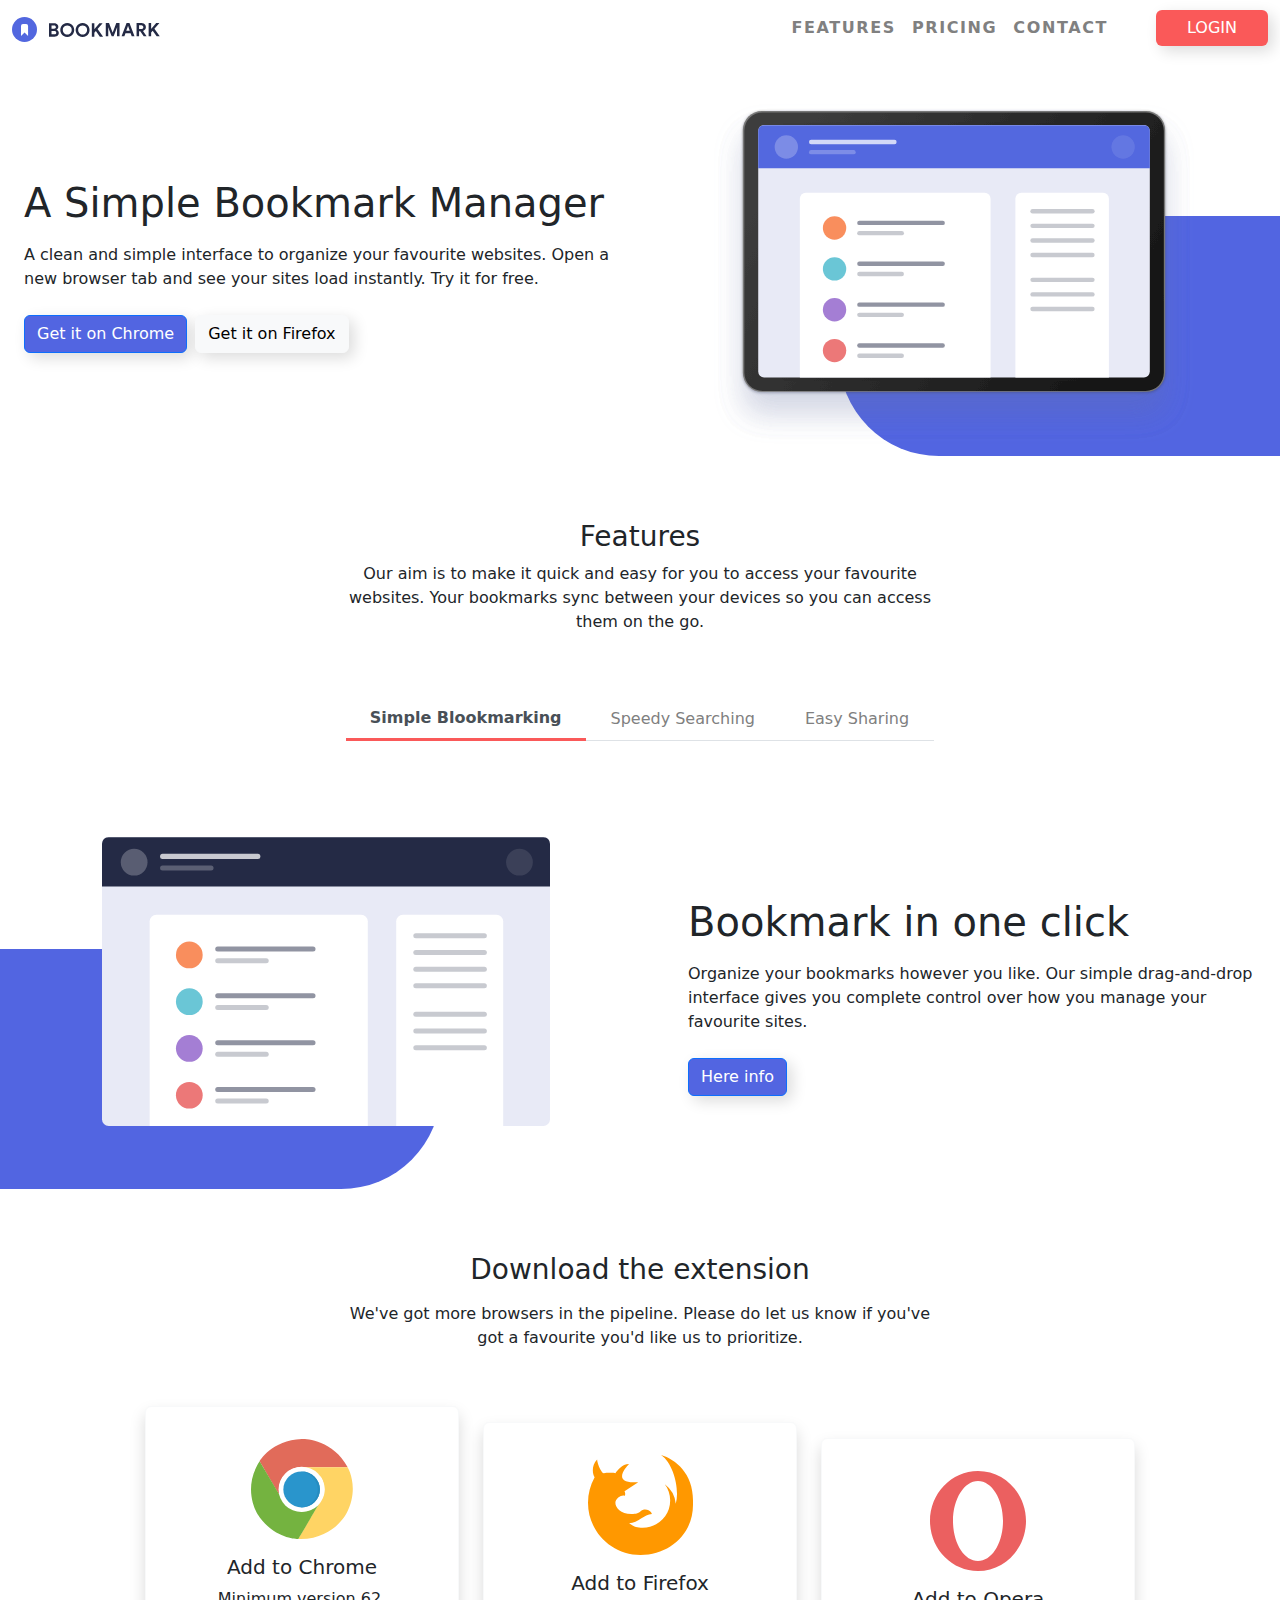
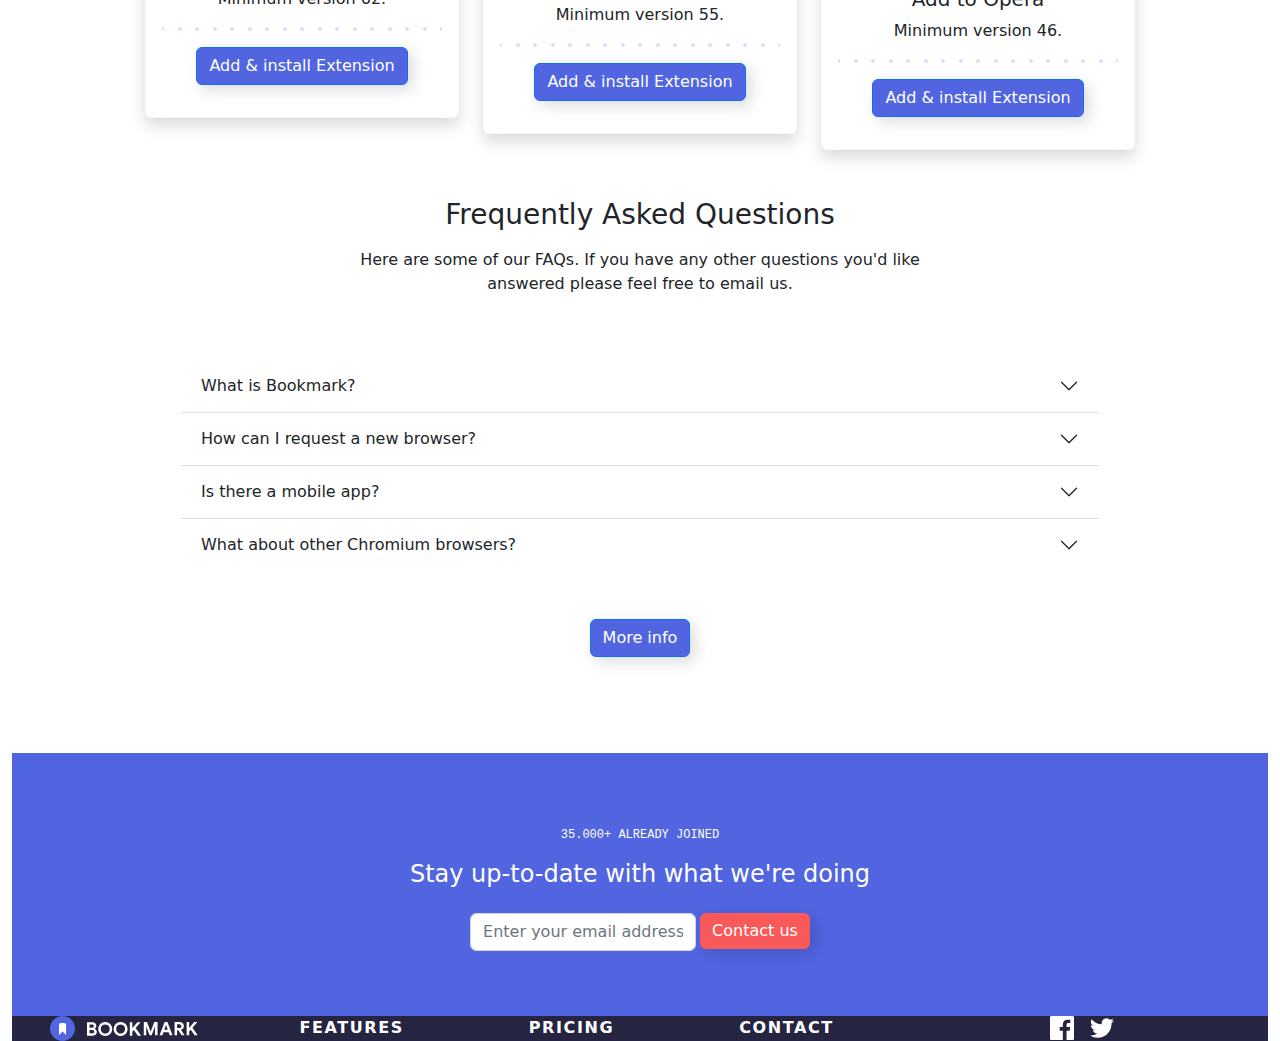
<file: nivell-3/Ejercicio-6/index.html>
<!DOCTYPE html>
<html lang="en">

<head>
  <meta charset="UTF-8" />
  <meta http-equiv="X-UA-Compatible" content="IE=edge" />
  <meta name="viewport" content="width=device-width, initial-scale=1.0" />
  <title>Ejercicio-6</title>
  <link rel="stylesheet" href="sass/main.css" />
</head>

<body>
  <main class="container-fluid d-flex flex-column gap-5">
    <nav class="navbar navbar-expand-lg navbar-light bg-white">
      <a class="navbar-brand" href="#"><img src="Imagenes/logo-bookmark.svg" alt="logo Bookmark" /></a>
      <button class="navbar-toggler" type="button" data-bs-toggle="collapse" data-bs-target="#navbarTogglerDemo02"
        aria-controls="navbarTogglerDemo02" aria-expanded="false" aria-label="Toggle navigation"><span
          class="navbar-toggler-icon"></span>
      </button>
      <div class="collapse navbar-collapse" id="navbarTogglerDemo02">
        <ul class="navbar-nav ms-auto mb-2 mb-lg-0">
          <li class="nav-item">
            <a class="nav-link navbar-link" href="#">FEATURES</a>
          </li>
          <li class="nav-item">
            <a class="nav-link navbar-link" href="#">PRICING</a>
          </li>
          <li class="nav-item">
            <a class="nav-link navbar-link" href="#">CONTACT</a>
          </li>
        </ul>
        <form class="d-flex ps-3">
          <button class=" btn btn-secondary" type="submit">LOGIN</button>
        </form>
      </div>
    </nav>
    <section class="container-fluid">
      <div class="row align-items-center">
        <div class="col column-right order-lg-2 col-12 col-lg-6 d-flex justify-content-center">
          <img class="illustration-hero img-fluid" src="Imagenes/illustration-hero.svg" />
          <div class="figure fig-right"></div>
        </div>
        <div class="col order-lg-1 col-12 col-lg-6 text-center text-lg-start mt-lg-1 d-flex flex-column gap-2">
          <h1>A Simple Bookmark Manager</h1>
          <p>
            A clean and simple interface to organize your favourite websites.
            Open a new browser tab and see your sites load instantly. Try it
            for free.
          </p>
          <div class="d-flex gap-2 justify-content-center justify-content-lg-start">
            <button class=" btn btn-primary" type="submit">
              Get it on Chrome
            </button>
            <button class=" btn btn-light" type="submit">
              Get it on Firefox
            </button>
          </div>
        </div>
      </div>
    </section>
    <section class="container-fluid col-12 col-lg-6 text-center mt-5">
      <h3>Features</h3>
      <p>
        Our aim is to make it quick and easy for you to access your favourite
        websites. Your bookmarks sync between your devices so you can access
        them on the go.
      </p>
    </section>
    <ul class="list_features nav nav-tabs justify-content-center d-flex flex-column flex-lg-row">
      <li class="nav-item border-bottom d-flex justify-content-center">
        <a class="nav-link active">Simple Blookmarking</a>
      </li>
      <li class="nav-item border-bottom d-flex justify-content-center">
        <a class="nav-link">Speedy Searching</a>
      </li>
      <li class="nav-item border-bottom d-flex justify-content-center">
        <a class="nav-link">Easy Sharing</a>
      </li>
    </ul>
    <section class="container-fluid">
      <div class="row align-items-center mt-5">
        <div class="col column-left-2 order-lg-1 col-12 col-lg-6 d-flex justify-content-center">
          <img class="illustration-features-1 img-fluid px-3" src="Imagenes/illustration-features-tab-1.svg" />
          <div class="figure fig-left "></div>
        </div>
        <div class="col order-lg-2 col-12 col-lg-6 ps-lg-5 text-center text-lg-start d-flex flex-column gap-2">
          <h1>Bookmark in one click</h1>
          <p>
            Organize your bookmarks however you like. Our simple drag-and-drop
            interface gives you complete control over how you manage your
            favourite sites.
          </p>
          <div class="d-flex gap-2">
            <button class="btn btn-primary 	
              d-none d-lg-block" type="submit">
              Here info
            </button>
          </div>
        </div>
    </section>
    <section class="container col-12 col-lg-6 text-center mt-5 d-flex flex-column gap-2">
      <h3>Download the extension</h3>
      <p>
        We've got more browsers in the pipeline. Please do let us know if you've got a favourite you'd like us to
        prioritize.
      </p>
    </section>
    <section class="container download-container d-flex justify-content-center">
      <div class="container-card row row-cols-1 row-cols-lg-3 g-4">
        <div class="col column_card1  d-flex justify-content-center justify-content-lg-end">
          <div class="card w-auto shadow p-3  bg-body rounde border-light">
            <img class="logo rounded mx-auto d-block pt-3" src="Imagenes/logo-chrome.svg" alt="logo Chrome"
              class="card-img-top">
            <div class="card-body text-center">
              <h5 class="card-title">Add to Chrome</h5>
              <p class="card-text">Minimum version 62.</p>
            </div>
            <img src="Imagenes/bg-dots.svg">
            <div class="d-flex gap-2 justify-content-center py-3">
              <button class="btn btn-primary" type="submit">
                Add & install Extension
              </button>
            </div>
          </div>
        </div>
        <div class="col column_card2  d-flex justify-content-center">
          <div class="card w-auto  shadow p-3  bg-body rounde border-light">
            <img class="logo rounded mx-auto d-block pt-3" src="Imagenes/logo-firefox.svg" class="card-img-top"
              alt="logo Firefox">
            <div class="card-body text-center">
              <h5 class="card-title">Add to Firefox</h5>
              <p class="card-text">Minimum version 55.</p>
            </div>
            <img src="Imagenes/bg-dots.svg">
            <div class="d-flex gap-2 justify-content-center py-3">
              <button class="btn btn-primary" type="submit">
                Add & install Extension
              </button>
            </div>
          </div>
        </div>
        <div class="col column_card3 d-flex justify-content-center justify-content-lg-start">
          <div class="card w-auto shadow p-3 bg-body rounde border-light">
            <img class="logo rounded mx-auto d-block pt-3" src="Imagenes/logo-opera.svg" class="card-img-top"
              alt="logo Opera">
            <div class="card-body text-center">
              <h5 class="card-title">Add to Opera</h5>
              <p class="card-text">Minimum version 46.</p>
            </div>
            <img src="Imagenes/bg-dots.svg">
            <div class="d-flex gap-2 justify-content-center py-3">
              <button class="btn btn-primary" type="submit">
                Add & install Extension
              </button>
            </div>
          </div>
        </div>
      </div>
    </section>
    <section class="container col-12 col-lg-6 text-center mt-5 d-flex flex-column gap-2">
      <h3>Frequently Asked Questions</h3>
      <p>
        Here are some of our FAQs. If you have any other questions you'd like answered please feel free to email us.
      </p>
    </section>
    <section class="container w-75">
      <div class="accordion accordion-flush" id="accordionFlushExample">
        <div class="accordion-item">
          <h2 class="accordion-header" id="flush-headingOne">
            <button class="accordion-button collapsed" type="button" data-bs-toggle="collapse"
              data-bs-target="#flush-collapseOne" aria-expanded="false" aria-controls="flush-collapseOne">
              What is Bookmark?
            </button>
          </h2>
          <div id="flush-collapseOne" class="accordion-collapse collapse" aria-labelledby="flush-headingOne"
            data-bs-parent="#accordionFlushExample">
            <div class="accordion-body">
              #
            </div>
          </div>
        </div>
        <div class="accordion-item">
          <h2 class="accordion-header" id="flush-headingTwo">
            <button class="accordion-button collapsed" type="button" data-bs-toggle="collapse"
              data-bs-target="#flush-collapseTwo" aria-expanded="false" aria-controls="flush-collapseTwo">
              How can I request a new browser?
            </button>
          </h2>
          <div id="flush-collapseTwo" class="accordion-collapse collapse" aria-labelledby="flush-headingTwo"
            data-bs-parent="#accordionFlushExample">
            <div class="accordion-body">
              #
            </div>
          </div>
        </div>
        <div class="accordion-item">
          <h2 class="accordion-header" id="flush-headingThree">
            <button class="accordion-button collapsed" type="button" data-bs-toggle="collapse"
              data-bs-target="#flush-collapseThree" aria-expanded="false" aria-controls="flush-collapseThree">
              Is there a mobile app?
            </button>
          </h2>
          <div id="flush-collapseThree" class="accordion-collapse collapse" aria-labelledby="flush-headingThree"
            data-bs-parent="#accordionFlushExample">
            <div class="accordion-body">
              #
            </div>
          </div>
        </div>
        <div class="accordion-item">
          <h2 class="accordion-header" id="flush-headingFour">
            <button class="accordion-button collapsed" type="button" data-bs-toggle="collapse"
              data-bs-target="#flush-collapseFour" aria-expanded="false" aria-controls="flush-collapseFour">
              What about other Chromium browsers?
            </button>
          </h2>
          <div id="flush-collapseFour" class="accordion-collapse collapse" aria-labelledby="flush-headingFour"
            data-bs-parent="#accordioFlushExample">
            <div class="accordion-body">
              #
            </div>
          </div>
        </div>
      </div>
      <div class="d-flex gap-2 justify-content-center py-5">
        <button class="btn btn-primary" type="submit">
          More info
        </button>
      </div>
    </section>
    <footer class="container-fluid container-footer d-flex flex-column text-center bg-primary text-white gap-3 p-0">
      <section class="mt-auto">
        <p class="paragraph-footer mt-4">35.000+ ALREADY JOINED</p>
        <h4 class="pb-3">Stay up-to-date with what we're doing</h4>
        <form class=" d-grid d-lg-flex  justify-content-center align-items-center gap-1" novalidate>
          <div class="position-relative d-flex flex-column align-self-start">
            <input type="email" class="form-control" id="exampleInputEmail1" placeholder="Enter your email address"
              aria-describedby="emailHelp">
            <div class="valid-feedback">Validated</div>
            <div class="invalid-feedback">Whoops, make sure it's an email</div>
          </div>
          <button class="btn btn-secondary w-auto align-self-start" type="submit">Contact us</button>
        </form>
      </section>
      <section class="footer-nav d-lg-flex mt-auto py-3 py-lg-0">
        <div class=" d-lg-flex justify-content-around flex-grow-1">
          <a class="navbar-brand" href="#"><svg width="148" height="25" xmlns="http://www.w3.org/2000/svg">
              <g fill="none" fill-rule="evenodd">
                <path
                  d="M37 6.299h5.227c.746 0 1.434.155 2.062.466.629.311 1.123.735 1.484 1.27s.542 1.12.542 1.754c0 .672-.165 1.254-.495 1.746-.33.491-.762.868-1.297 1.129v.15c.697.248 1.25.643 1.661 1.185.41.541.616 1.191.616 1.95 0 .735-.196 1.385-.588 1.951a3.817 3.817 0 0 1-1.587 1.307c-.665.305-1.403.457-2.212.457H37V6.299zm5.04 5.45c.548 0 .986-.152 1.316-.457.33-.305.495-.688.495-1.148 0-.448-.159-.824-.476-1.13-.318-.304-.738-.457-1.26-.457H39.52v3.192h2.52zm.28 5.619c.61 0 1.086-.159 1.428-.476.342-.317.513-.731.513-1.241 0-.51-.174-.927-.522-1.251-.349-.324-.847-.485-1.494-.485H39.52v3.453h2.8zm12.927 2.595c-1.307 0-2.492-.308-3.556-.924a6.711 6.711 0 0 1-2.511-2.53c-.61-1.07-.915-2.246-.915-3.528 0-1.281.305-2.457.915-3.528a6.711 6.711 0 0 1 2.51-2.529C52.756 6.308 53.94 6 55.248 6c1.306 0 2.492.308 3.556.924a6.711 6.711 0 0 1 2.51 2.53c.61 1.07.915 2.246.915 3.527 0 1.282-.305 2.458-.915 3.528a6.711 6.711 0 0 1-2.51 2.53c-1.064.616-2.25.924-3.556.924zm0-2.39a4.52 4.52 0 0 0 2.258-.578 4.177 4.177 0 0 0 1.615-1.624c.392-.697.588-1.494.588-2.39 0-.896-.196-1.692-.588-2.389a4.177 4.177 0 0 0-1.615-1.624 4.52 4.52 0 0 0-2.258-.579 4.47 4.47 0 0 0-2.25.579 4.195 4.195 0 0 0-1.605 1.624c-.392.697-.588 1.493-.588 2.39 0 .895.196 1.692.588 2.389a4.195 4.195 0 0 0 1.605 1.624 4.47 4.47 0 0 0 2.25.578zm15.353 2.39c-1.307 0-2.492-.308-3.556-.924a6.711 6.711 0 0 1-2.51-2.53c-.61-1.07-.915-2.246-.915-3.528 0-1.281.305-2.457.914-3.528a6.711 6.711 0 0 1 2.511-2.529C68.108 6.308 69.294 6 70.6 6c1.307 0 2.492.308 3.556.924a6.711 6.711 0 0 1 2.51 2.53c.61 1.07.915 2.246.915 3.527 0 1.282-.305 2.458-.914 3.528a6.711 6.711 0 0 1-2.511 2.53c-1.064.616-2.25.924-3.556.924zm0-2.39a4.52 4.52 0 0 0 2.259-.578 4.177 4.177 0 0 0 1.614-1.624c.392-.697.588-1.494.588-2.39 0-.896-.196-1.692-.588-2.389a4.177 4.177 0 0 0-1.614-1.624 4.52 4.52 0 0 0-2.259-.579 4.47 4.47 0 0 0-2.25.579 4.195 4.195 0 0 0-1.605 1.624c-.392.697-.588 1.493-.588 2.39 0 .895.196 1.692.588 2.389a4.195 4.195 0 0 0 1.606 1.624 4.47 4.47 0 0 0 2.249.578zM79.83 6.3h2.52v5.73h.15l4.89-5.73h3.043v.149L85.6 11.973l5.338 7.542v.149h-3.08l-3.994-5.693-1.512 1.773v3.92h-2.52V6.299zM93.779 6h3.248l3.546 9.39h.15L104.268 6h3.267v13.365h-2.501v-6.589l.15-2.221h-.15l-3.398 8.81h-1.96l-3.416-8.81h-.149l.15 2.221v6.59h-2.483V6zm20.8 0h2.894l5.021 13.365h-2.781l-1.12-3.192h-5.115l-1.12 3.192h-2.781L114.579 6zm3.193 7.859l-1.176-3.36-.486-1.606h-.149l-.485 1.606-1.195 3.36h3.49zM124.553 6h4.872c.871 0 1.646.18 2.324.541.678.361 1.204.862 1.577 1.503.374.64.56 1.366.56 2.175 0 .858-.27 1.62-.812 2.286a4.617 4.617 0 0 1-2.044 1.447l-.018.13 3.584 5.134v.15h-2.894l-3.453-5.022h-1.176v5.021h-2.52V6zm4.853 6.03c.573 0 1.04-.175 1.4-.523.361-.349.542-.79.542-1.326 0-.51-.172-.945-.514-1.306-.342-.361-.806-.542-1.39-.542h-2.371v3.696h2.333zm7.23-6.03h2.52v5.73h.15l4.89-5.73h3.043v.15l-4.835 5.525 5.34 7.541v.15h-3.08l-3.996-5.694-1.512 1.773v3.92h-2.52V6z"
                  fill="#FFFFFF" fill-rule="nonzero" />
                <g>
                  <circle fill="#5267DF" cx="12.5" cy="12.5" r="12.5" />
                  <path d="M9 9v10l3.54-3.44L16.078 19V9a2 2 0 0 0-2-2H11a2 2 0 0 0-2 2z" fill="#FFF" />
                </g>
              </g>
            </svg></a>
          <a class="nav-link navbar-link footer__link" href="#">FEATURES</a>
          <a class="nav-link navbar-link footer__link" href="#">PRICING</a>
          <a class="nav-link navbar-link footer__link" href="#">CONTACT</a>
        </div>
        <div class=" d-flex align-items-center gap-3 flex-grow-1 justify-content-center">
          <svg class="facebook" xmlns="http://www.w3.org/2000/svg" width="24" height="24">
            <path
              d="M22.675 0H1.325C.593 0 0 .593 0 1.325v21.351C0 23.407.593 24 1.325 24H12.82v-9.294H9.692v-3.622h3.128V8.413c0-3.1 1.893-4.788 4.659-4.788 1.325 0 2.463.099 2.795.143v3.24l-1.918.001c-1.504 0-1.795.715-1.795 1.763v2.313h3.587l-.467 3.622h-3.12V24h6.116c.73 0 1.323-.593 1.323-1.325V1.325C24 .593 23.407 0 22.675 0z" />
          </svg>
          <svg class="twitter" xmlns="http://www.w3.org/2000/svg" width="24" height="20">
            <path
              d="M24 2.557a9.83 9.83 0 0 1-2.828.775A4.932 4.932 0 0 0 23.337.608a9.864 9.864 0 0 1-3.127 1.195A4.916 4.916 0 0 0 16.616.248c-3.179 0-5.515 2.966-4.797 6.045A13.978 13.978 0 0 1 1.671 1.149a4.93 4.93 0 0 0 1.523 6.574 4.903 4.903 0 0 1-2.229-.616c-.054 2.281 1.581 4.415 3.949 4.89a4.935 4.935 0 0 1-2.224.084 4.928 4.928 0 0 0 4.6 3.419A9.9 9.9 0 0 1 0 17.54a13.94 13.94 0 0 0 7.548 2.212c9.142 0 14.307-7.721 13.995-14.646A10.025 10.025 0 0 0 24 2.557z" />
          </svg>
        </div>
      </section>
    </footer>
  </main>
</body>

<script src="js/bootstrap.min.js"></script>

</html>
</file>
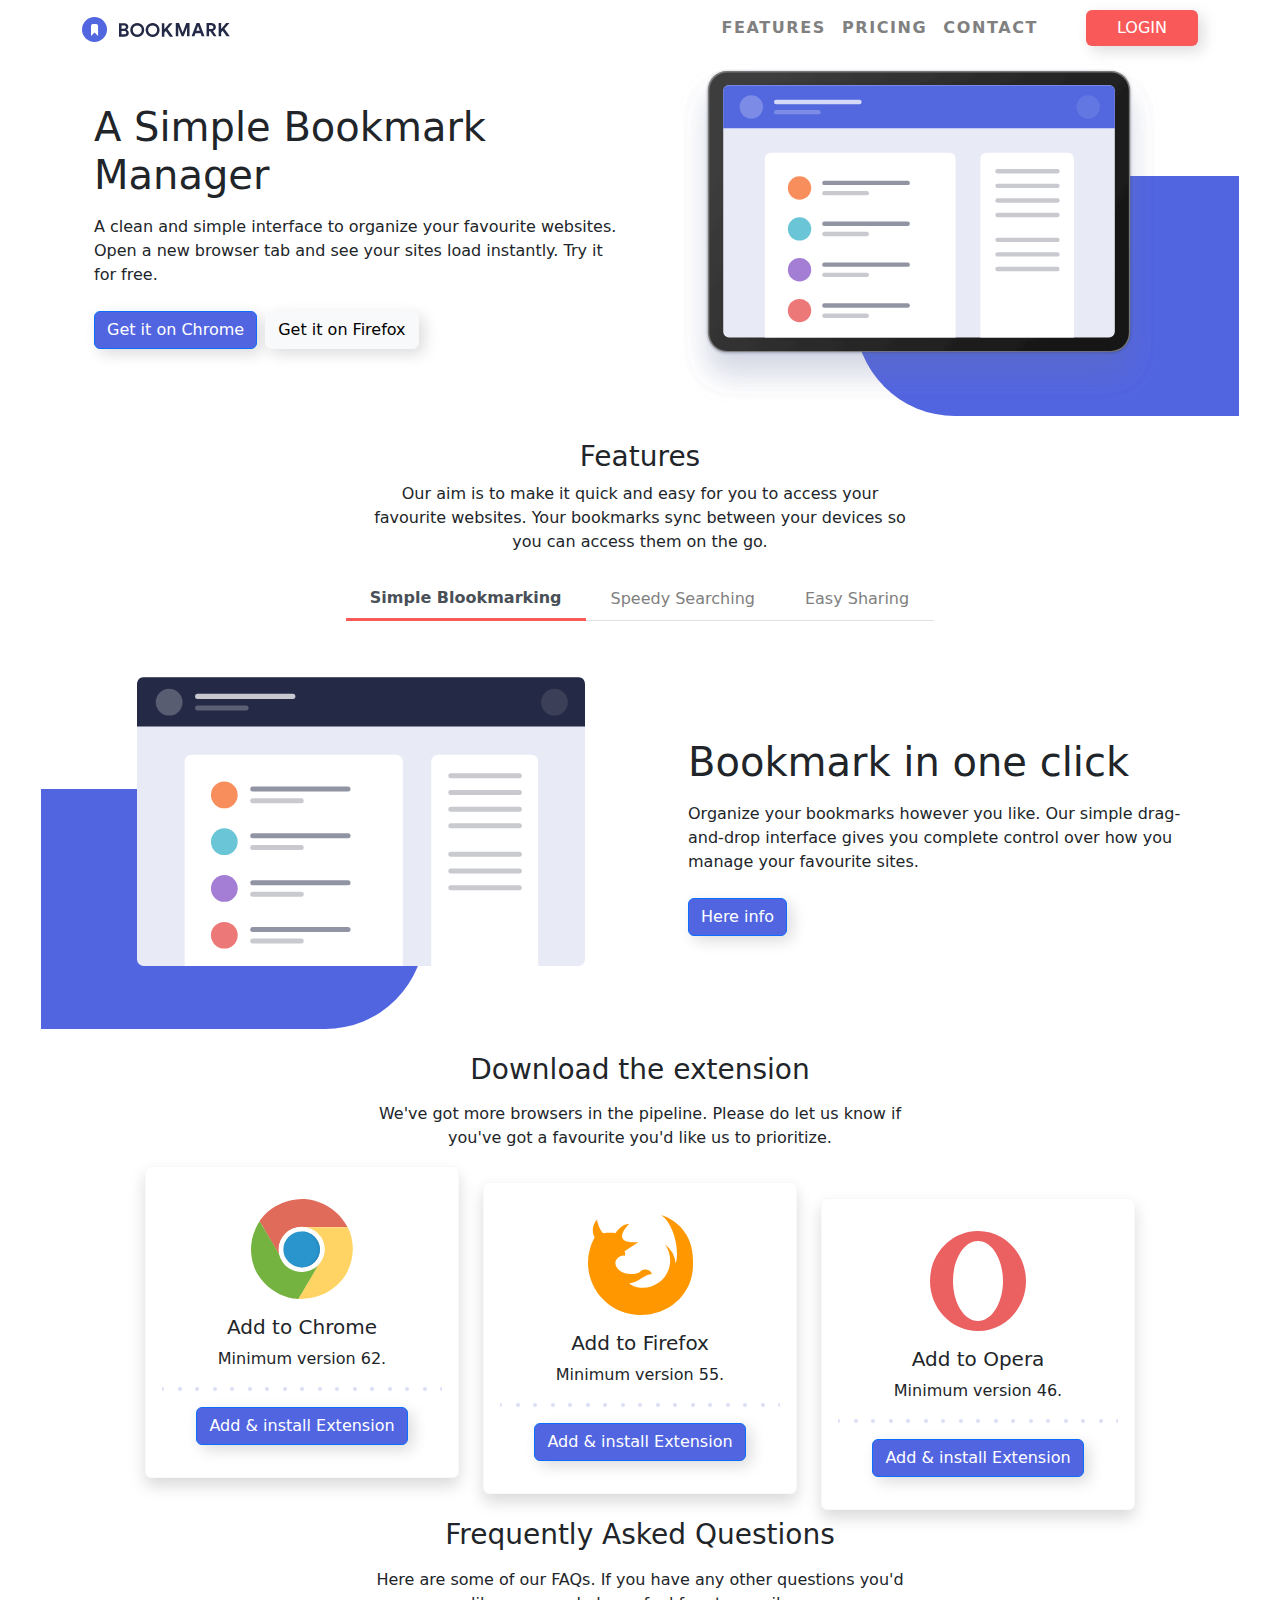
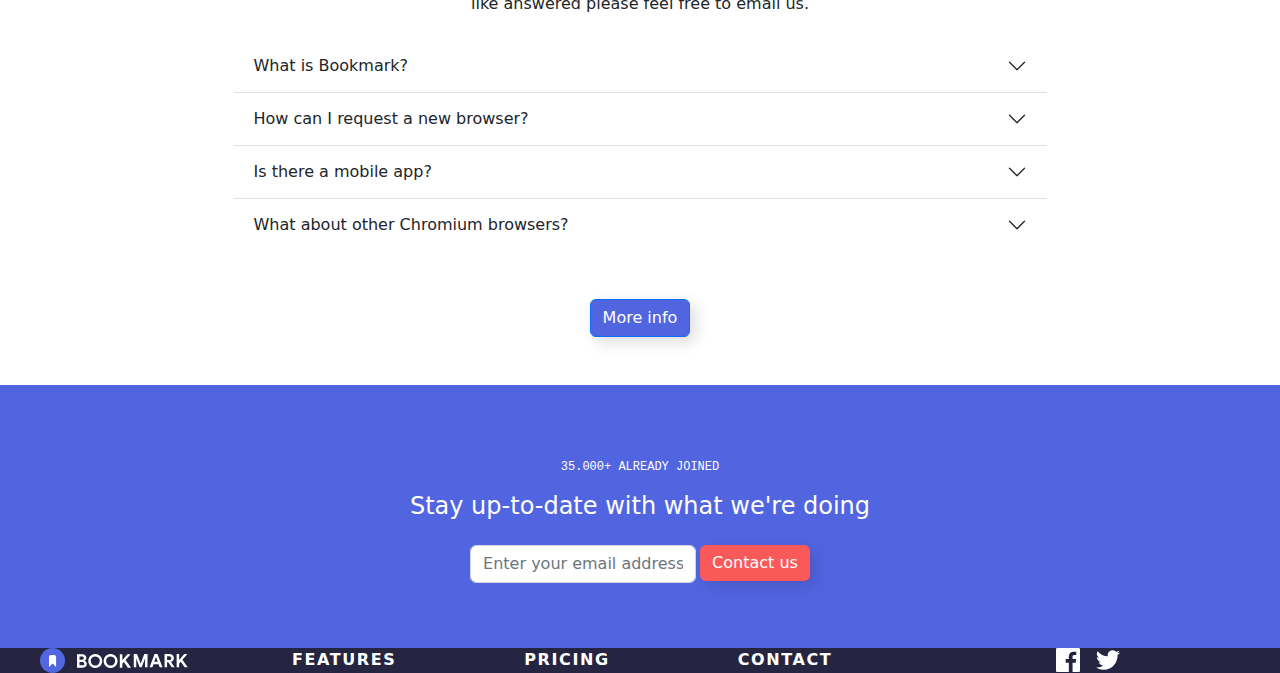
<file: nivell-3/Ejercicio-7/index.html>
<!DOCTYPE html>
<html lang="en">

<head>
  <meta charset="UTF-8">
  <meta http-equiv="X-UA-Compatible" content="IE=edge">
  <meta name="viewport" content="width=device-width, initial-scale=1.0">
  <link rel="stylesheet" href="../Ejercicio-7/sass/main.css">
  <title>Ejercicio-7</title>
</head>

<body>
  <main class="container d-flex flex-column gap-2">
    <nav class="navbar navbar-expand-lg navbar-light bg-white">
      <a class="navbar-brand" href="#"><img src="Imagenes/logo-bookmark.svg" alt="logo Bookmark" /></a>
      <button class="navbar-toggler" type="button" data-bs-toggle="collapse" data-bs-target="#navbarTogglerDemo02"
        aria-controls="navbarTogglerDemo02" aria-expanded="false" aria-label="Toggle navigation">
        <span class="navbar-toggler-icon"></span>
      </button>
      <div class="collapse navbar-collapse" id="navbarTogglerDemo02">
        <ul class="navbar-nav ms-auto mb-2 mb-lg-0">
          <li class="nav-item">
            <a class="nav-link navbar-link" href="#">FEATURES</a>
          </li>
          <li class="nav-item">
            <a class="nav-link navbar-link" href="#">PRICING</a>
          </li>
          <li class="nav-item">
            <a class="nav-link navbar-link" href="#">CONTACT</a>
          </li>
        </ul>
        <form class="d-flex ps-3">
          <button class=" btn btn-secondary" type="submit">LOGIN</button>
        </form>
      </div>
    </nav>
    <section class="container">
      <div class="row align-items-center">
        <div class="col column-right order-lg-2 col-12 col-lg-6 d-flex justify-content-center">
          <img class="illustration-hero img-fluid" src="Imagenes/illustration-hero.svg" />
          <div class="figure fig-right"></div>
        </div>
        <div class="col order-lg-1 col-12 col-lg-6 text-center text-lg-start mt-lg-1 d-flex flex-column gap-2">
          <h1>A Simple Bookmark Manager</h1>
          <p>
            A clean and simple interface to organize your favourite websites.
            Open a new browser tab and see your sites load instantly. Try it
            for free.
          </p>
          <div class="d-flex gap-2 justify-content-center justify-content-lg-start">
            <button class=" btn btn-primary" type="submit">
              Get it on Chrome
            </button>
            <button class=" btn btn-light" type="submit">
              Get it on Firefox
            </button>
          </div>
        </div>
      </div>
    </section>
    <section class="container col-12 col-lg-6 text-center mt-5">
      <h3>Features</h3>
      <p>
        Our aim is to make it quick and easy for you to access your favourite
        websites. Your bookmarks sync between your devices so you can access
        them on the go.
      </p>
    </section>
    <ul class="list_features nav nav-tabs justify-content-center d-flex flex-column flex-lg-row">
      <li class="nav-item border-bottom d-flex justify-content-center">
        <a class="nav-link active">Simple Blookmarking</a>
      </li>
      <li class="nav-item border-bottom d-flex justify-content-center">
        <a class="nav-link">Speedy Searching</a>
      </li>
      <li class="nav-item border-bottom d-flex justify-content-center">
        <a class="nav-link">Easy Sharing</a>
      </li>
    </ul>
    <section class="container">
      <div class="row align-items-center mt-5">
        <div class="col column-left-2 order-lg-1 col-12 col-lg-6 d-flex justify-content-center">
          <img class="illustration-features-1 img-fluid px-3" src="Imagenes/illustration-features-tab-1.svg" />
          <div class="figure fig-left "></div>
        </div>
        <div class="col order-lg-2 col-12 col-lg-6 ps-lg-5 text-center text-lg-start d-flex flex-column gap-2">
          <h1>Bookmark in one click</h1>
          <p>
            Organize your bookmarks however you like. Our simple drag-and-drop
            interface gives you complete control over how you manage your
            favourite sites.
          </p>
          <div class="d-flex gap-2">
            <button class="btn btn-primary 	
            d-none d-lg-block" type="submit">
              Here info
            </button>
          </div>
        </div>
    </section>
    <section class="container col-12 col-lg-6 text-center mt-5 d-flex flex-column gap-2">
      <h3>Download the extension</h3>
      <p>
        We've got more browsers in the pipeline. Please do let us know if you've got a favourite you'd like us to
        prioritize.
      </p>
    </section>
    <section class="container download-container d-flex justify-content-center">
      <div class="container-card row row-cols-1 row-cols-lg-3 g-4">
        <div class="col column_card  d-flex justify-content-center justify-content-lg-end">
          <div class="card w-auto shadow p-3  bg-body rounde border-light">
            <img class="logo rounded mx-auto d-block pt-3" src="Imagenes/logo-chrome.svg" alt="logo Chrome"
              class="card-img-top">
            <div class="card-body text-center">
              <h5 class="card-title">Add to Chrome</h5>
              <p class="card-text">Minimum version 62.</p>
            </div>
            <img src="Imagenes/bg-dots.svg">
            <div class="d-flex gap-2 justify-content-center py-3">
              <button class="btn btn-primary" type="submit">
                Add & install Extension
              </button>
            </div>
          </div>
        </div>
        <div class="col column_card  d-flex justify-content-center">
          <div class="card w-auto  shadow p-3  bg-body rounde border-light">
            <img class="logo rounded mx-auto d-block pt-3" src="Imagenes/logo-firefox.svg" class="card-img-top"
              alt="logo Firefox">
            <div class="card-body text-center">
              <h5 class="card-title">Add to Firefox</h5>
              <p class="card-text">Minimum version 55.</p>
            </div>
            <img src="Imagenes/bg-dots.svg">
            <div class="d-flex gap-2 justify-content-center py-3">
              <button class="btn btn-primary" type="submit">
                Add & install Extension
              </button>
            </div>
          </div>
        </div>
        <div class="col column_card d-flex justify-content-center justify-content-lg-start">
          <div class="card w-auto shadow p-3 bg-body rounde border-light">
            <img class="logo rounded mx-auto d-block pt-3" src="Imagenes/logo-opera.svg" class="card-img-top"
              alt="logo Opera">
            <div class="card-body text-center">
              <h5 class="card-title">Add to Opera</h5>
              <p class="card-text">Minimum version 46.</p>
            </div>
            <img src="Imagenes/bg-dots.svg">
            <div class="d-flex gap-2 justify-content-center py-3">
              <button class="btn btn-primary" type="submit">
                Add & install Extension
              </button>
            </div>
          </div>
        </div>
      </div>
    </section>
    <section class="container col-12 col-lg-6 text-center mt-5 d-flex flex-column gap-2">
      <h3>Frequently Asked Questions</h3>
      <p>
        Here are some of our FAQs. If you have any other questions you'd like answered please feel free to email us.
      </p>
    </section>
    <section class="container w-75">
      <div class="accordion accordion-flush" id="accordionFlushExample">
        <div class="accordion-item">
          <h2 class="accordion-header" id="flush-headingOne">
            <button class="accordion-button collapsed" type="button" data-bs-toggle="collapse"
              data-bs-target="#flush-collapseOne" aria-expanded="false" aria-controls="flush-collapseOne">
              What is Bookmark?
            </button>
          </h2>
          <div id="flush-collapseOne" class="accordion-collapse collapse" aria-labelledby="flush-headingOne"
            data-bs-parent="#accordionFlushExample">
            <div class="accordion-body">
              #
            </div>
          </div>
        </div>
        <div class="accordion-item">
          <h2 class="accordion-header" id="flush-headingTwo">
            <button class="accordion-button collapsed" type="button" data-bs-toggle="collapse"
              data-bs-target="#flush-collapseTwo" aria-expanded="false" aria-controls="flush-collapseTwo">
              How can I request a new browser?
            </button>
          </h2>
          <div id="flush-collapseTwo" class="accordion-collapse collapse" aria-labelledby="flush-headingTwo"
            data-bs-parent="#accordionFlushExample">
            <div class="accordion-body">
              #
            </div>
          </div>
        </div>
        <div class="accordion-item">
          <h2 class="accordion-header" id="flush-headingThree">
            <button class="accordion-button collapsed" type="button" data-bs-toggle="collapse"
              data-bs-target="#flush-collapseThree" aria-expanded="false" aria-controls="flush-collapseThree">
              Is there a mobile app?
            </button>
          </h2>
          <div id="flush-collapseThree" class="accordion-collapse collapse" aria-labelledby="flush-headingThree"
            data-bs-parent="#accordionFlushExample">
            <div class="accordion-body">
              #
            </div>
          </div>
        </div>
        <div class="accordion-item">
          <h2 class="accordion-header" id="flush-headingFour">
            <button class="accordion-button collapsed" type="button" data-bs-toggle="collapse"
              data-bs-target="#flush-collapseFour" aria-expanded="false" aria-controls="flush-collapseFour">
              What about other Chromium browsers?
            </button>
          </h2>
          <div id="flush-collapseFour" class="accordion-collapse collapse" aria-labelledby="flush-headingFour"
            data-bs-parent="#accordioFlushExample">
            <div class="accordion-body">
              #
            </div>
          </div>
        </div>
      </div>
      <div class="d-flex gap-2 justify-content-center py-5">
        <button class="btn btn-primary" type="submit">
          More info
        </button>
      </div>
    </section>
  </main>
  <footer class="container-fluid container-footer d-flex flex-column text-center bg-primary text-white gap-3 p-0">
    <section class="mt-auto">
      <p class="paragraph-footer mt-4">35.000+ ALREADY JOINED</p>
      <h4 class="pb-3">Stay up-to-date with what we're doing</h4>
      <form class="needs-validation d-grid d-lg-flex  justify-content-center align-items-center gap-1" novalidate>
        <div class="position-relative d-flex flex-column align-self-start">
          <input type="email" class="form-control" id="exampleInputEmail1" placeholder="Enter your email address"
            aria-describedby="emailHelp" required>
          <div class="valid-feedback">Validated</div>
          <div class="invalid-feedback">Whoops, make sure it's an email</div>
        </div>
        <button class="btn btn-secondary w-auto align-self-start" type="submit">Contact us</button>
      </form>

    </section>
    <section class="footer-nav d-lg-flex mt-auto py-3 py-lg-0">
      <div class=" d-lg-flex justify-content-around flex-grow-1">
        <a class="navbar-brand" href="#"><svg width="148" height="25" xmlns="http://www.w3.org/2000/svg">
            <g fill="none" fill-rule="evenodd">
              <path
                d="M37 6.299h5.227c.746 0 1.434.155 2.062.466.629.311 1.123.735 1.484 1.27s.542 1.12.542 1.754c0 .672-.165 1.254-.495 1.746-.33.491-.762.868-1.297 1.129v.15c.697.248 1.25.643 1.661 1.185.41.541.616 1.191.616 1.95 0 .735-.196 1.385-.588 1.951a3.817 3.817 0 0 1-1.587 1.307c-.665.305-1.403.457-2.212.457H37V6.299zm5.04 5.45c.548 0 .986-.152 1.316-.457.33-.305.495-.688.495-1.148 0-.448-.159-.824-.476-1.13-.318-.304-.738-.457-1.26-.457H39.52v3.192h2.52zm.28 5.619c.61 0 1.086-.159 1.428-.476.342-.317.513-.731.513-1.241 0-.51-.174-.927-.522-1.251-.349-.324-.847-.485-1.494-.485H39.52v3.453h2.8zm12.927 2.595c-1.307 0-2.492-.308-3.556-.924a6.711 6.711 0 0 1-2.511-2.53c-.61-1.07-.915-2.246-.915-3.528 0-1.281.305-2.457.915-3.528a6.711 6.711 0 0 1 2.51-2.529C52.756 6.308 53.94 6 55.248 6c1.306 0 2.492.308 3.556.924a6.711 6.711 0 0 1 2.51 2.53c.61 1.07.915 2.246.915 3.527 0 1.282-.305 2.458-.915 3.528a6.711 6.711 0 0 1-2.51 2.53c-1.064.616-2.25.924-3.556.924zm0-2.39a4.52 4.52 0 0 0 2.258-.578 4.177 4.177 0 0 0 1.615-1.624c.392-.697.588-1.494.588-2.39 0-.896-.196-1.692-.588-2.389a4.177 4.177 0 0 0-1.615-1.624 4.52 4.52 0 0 0-2.258-.579 4.47 4.47 0 0 0-2.25.579 4.195 4.195 0 0 0-1.605 1.624c-.392.697-.588 1.493-.588 2.39 0 .895.196 1.692.588 2.389a4.195 4.195 0 0 0 1.605 1.624 4.47 4.47 0 0 0 2.25.578zm15.353 2.39c-1.307 0-2.492-.308-3.556-.924a6.711 6.711 0 0 1-2.51-2.53c-.61-1.07-.915-2.246-.915-3.528 0-1.281.305-2.457.914-3.528a6.711 6.711 0 0 1 2.511-2.529C68.108 6.308 69.294 6 70.6 6c1.307 0 2.492.308 3.556.924a6.711 6.711 0 0 1 2.51 2.53c.61 1.07.915 2.246.915 3.527 0 1.282-.305 2.458-.914 3.528a6.711 6.711 0 0 1-2.511 2.53c-1.064.616-2.25.924-3.556.924zm0-2.39a4.52 4.52 0 0 0 2.259-.578 4.177 4.177 0 0 0 1.614-1.624c.392-.697.588-1.494.588-2.39 0-.896-.196-1.692-.588-2.389a4.177 4.177 0 0 0-1.614-1.624 4.52 4.52 0 0 0-2.259-.579 4.47 4.47 0 0 0-2.25.579 4.195 4.195 0 0 0-1.605 1.624c-.392.697-.588 1.493-.588 2.39 0 .895.196 1.692.588 2.389a4.195 4.195 0 0 0 1.606 1.624 4.47 4.47 0 0 0 2.249.578zM79.83 6.3h2.52v5.73h.15l4.89-5.73h3.043v.149L85.6 11.973l5.338 7.542v.149h-3.08l-3.994-5.693-1.512 1.773v3.92h-2.52V6.299zM93.779 6h3.248l3.546 9.39h.15L104.268 6h3.267v13.365h-2.501v-6.589l.15-2.221h-.15l-3.398 8.81h-1.96l-3.416-8.81h-.149l.15 2.221v6.59h-2.483V6zm20.8 0h2.894l5.021 13.365h-2.781l-1.12-3.192h-5.115l-1.12 3.192h-2.781L114.579 6zm3.193 7.859l-1.176-3.36-.486-1.606h-.149l-.485 1.606-1.195 3.36h3.49zM124.553 6h4.872c.871 0 1.646.18 2.324.541.678.361 1.204.862 1.577 1.503.374.64.56 1.366.56 2.175 0 .858-.27 1.62-.812 2.286a4.617 4.617 0 0 1-2.044 1.447l-.018.13 3.584 5.134v.15h-2.894l-3.453-5.022h-1.176v5.021h-2.52V6zm4.853 6.03c.573 0 1.04-.175 1.4-.523.361-.349.542-.79.542-1.326 0-.51-.172-.945-.514-1.306-.342-.361-.806-.542-1.39-.542h-2.371v3.696h2.333zm7.23-6.03h2.52v5.73h.15l4.89-5.73h3.043v.15l-4.835 5.525 5.34 7.541v.15h-3.08l-3.996-5.694-1.512 1.773v3.92h-2.52V6z"
                fill="#FFFFFF" fill-rule="nonzero" />
              <g>
                <circle fill="#5267DF" cx="12.5" cy="12.5" r="12.5" />
                <path d="M9 9v10l3.54-3.44L16.078 19V9a2 2 0 0 0-2-2H11a2 2 0 0 0-2 2z" fill="#FFF" />
              </g>
            </g>
          </svg></a>
        <a class="nav-link navbar-link footer__link" href="#">FEATURES</a>
        <a class="nav-link navbar-link footer__link" href="#">PRICING</a>
        <a class="nav-link navbar-link footer__link" href="#">CONTACT</a>
      </div>
      <div class=" d-flex align-items-center gap-3 flex-grow-1 justify-content-center">
        <svg class="facebook" xmlns="http://www.w3.org/2000/svg" width="24" height="24">
          <path
            d="M22.675 0H1.325C.593 0 0 .593 0 1.325v21.351C0 23.407.593 24 1.325 24H12.82v-9.294H9.692v-3.622h3.128V8.413c0-3.1 1.893-4.788 4.659-4.788 1.325 0 2.463.099 2.795.143v3.24l-1.918.001c-1.504 0-1.795.715-1.795 1.763v2.313h3.587l-.467 3.622h-3.12V24h6.116c.73 0 1.323-.593 1.323-1.325V1.325C24 .593 23.407 0 22.675 0z" />
        </svg>
        <svg class="twitter" xmlns="http://www.w3.org/2000/svg" width="24" height="20">
          <path
            d="M24 2.557a9.83 9.83 0 0 1-2.828.775A4.932 4.932 0 0 0 23.337.608a9.864 9.864 0 0 1-3.127 1.195A4.916 4.916 0 0 0 16.616.248c-3.179 0-5.515 2.966-4.797 6.045A13.978 13.978 0 0 1 1.671 1.149a4.93 4.93 0 0 0 1.523 6.574 4.903 4.903 0 0 1-2.229-.616c-.054 2.281 1.581 4.415 3.949 4.89a4.935 4.935 0 0 1-2.224.084 4.928 4.928 0 0 0 4.6 3.419A9.9 9.9 0 0 1 0 17.54a13.94 13.94 0 0 0 7.548 2.212c9.142 0 14.307-7.721 13.995-14.646A10.025 10.025 0 0 0 24 2.557z" />
        </svg>
      </div>
    </section>
  </footer>
</body>
<script src="js/bootstrap.min.js"></script>

</html>
</file>
<file: nivell-1/Ejercicio-1/sass/main.css>
@import "../css/bootstrap.rtl.min.css";
.btn {
  box-shadow: 5px 5px 15px rgba(0, 0, 0, 0.14);
}

.btn-secondary {
  background-color: #FA5959;
  border: none;
  color: white;
  width: 7em;
}

.btn-primary {
  background-color: #5265E1;
}

.navbar-expand-lg .navbar-nav .nav-link {
  padding-right: 1.5em;
  padding-left: 1.5em;
}

.navbar-link {
  font-family: unset;
  font-weight: 600;
  letter-spacing: 0.1em;
}

.nav-tabs {
  border: 0;
}

.illustration-hero {
  width: 30em;
  height: auto;
  position: absolute;
  z-index: 1;
}

.figure {
  position: relative;
  height: 15rem;
  background: #5265E1;
  top: 7rem;
  width: 38vw;
}

.fig-right {
  border-radius: 100px 0 0 100px;
  left: 10vw;
}

.column-right {
  height: 20rem;
}

@media (max-width: 991px) {
  .fig-right {
    width: 65vw;
    left: 17vw;
    top: 9rem;
  }
  .column-right {
    height: 25rem;
  }
}
@media (min-width: 320px) and (max-width: 480px) {
  .fig-right {
    width: 65vw;
    left: 17vw;
    top: 7rem;
  }
}/*# sourceMappingURL=main.css.map */
</file>
<file: nivell-1/Ejercicio-2/sass/main.css>
@import "../css/bootstrap.min.css";
.btn {
  box-shadow: 5px 5px 15px rgba(0, 0, 0, 0.14);
}
.btn-secondary {
  background-color: #FA5959;
  border: none;
  color: white;
  width: 7em;
}

.btn-primary {
  background-color: #5265E1;
}

.navbar-link {
  font-family: unset;
  font-weight: 600;
  letter-spacing: 0.1em;
}
.illustration-hero, .illustration-features-1  {
  width: 30em;
  height: auto;
  position: absolute;
  z-index: 1;
}
.nav-tabs {
  border: 0;
}

.nav-link.active {
  border: 0;
  border-bottom: 3px solid #FA5959 !important;
  color: black;
  font-weight: bold;
}
.navbar-expand-lg .navbar-nav  {
  padding-right: 1.5em;
  padding-left: 1.5em;
}
.nav-link {
  color: gray;
  padding-right: 1.5em;
  padding-left: 1.5em;
}

.figure {
  position: relative;
  height: 15rem;
  background: #5265E1;
  top: 7rem;
  width: 38vw;
}
.fig-right {
  border-radius: 100px 0 0 100px;
  left: 10vw;
}
.fig-left {
  border-radius: 0 100px 100px 0;
  left: -10vw;
}

.column-right,.column-left-2 {
  height: 20rem;
}

@media (max-width: 991px) {
  .fig-right {
    width: 65vw;
    left: 17vw;
    top: 9rem;
  }
  .column-right {
    height: 25rem;
  }
  .fig-left {
    width: 65vw;
    left: -20vw;
  }
  .column-left-2 {
    height: 25rem;
  }
}
@media (min-width: 320px) and (max-width: 480px) {
  .fig-left {
    width: 76vw;
    left: -12vw;
    top: 9rem;
  }
  .fig-right {
    width: 65vw;
    left: 17vw;
    top: 7rem;
  }
}/*# sourceMappingURL=main.css.map */
</file>
<file: nivell-1/Ejercicio-3/sass/main.css>
@import "../css/bootstrap.min.css";
.btn {
  box-shadow: 5px 5px 15px rgba(0, 0, 0, 0.14);
}
.btn-secondary {
  background-color: #FA5959;
  border: none;
  color: white;
  width: 7em;
}
.illustration-hero {
  width: 30em;
  height: auto;
  position: absolute;
  z-index: 1;
}
.btn-primary {
  background-color: #5265E1;
}

.navbar-link {
  font-family: unset;
  font-weight: 600;
  letter-spacing: 0.1em;
}
.nav-tabs {
  border: 0;
}

.nav-link.active {
  border: 0;
  border-bottom: 3px solid #FA5959 !important;
  color: black;
  font-weight: bold;
}
.navbar-expand-lg .navbar-nav  {
  padding-right: 1.5em;
  padding-left: 1.5em;
}
.nav-link {
  color: gray;
  padding-right: 1.5em;
  padding-left: 1.5em;
}

.illustration-features-1 {
  width: 30em;
  height: auto;
  position: absolute;
  z-index: 1;
}

.figure {
  position: relative;
  height: 15rem;
  background: #5265E1;
  top: 7rem;
  width: 38vw;
}
.fig-right {
  border-radius: 100px 0 0 100px;
  left: 10vw;
}
.fig-left {
  border-radius: 0 100px 100px 0;
  left: -10vw;
}

.column-right,.column-left-2 {
  height: 20rem;
}

.container-card .column_card1 {
  margin-top: 1rem;
  margin-bottom: -1rem;
}
.container-card .column_card2 {
  margin-top: 2rem;
  margin-bottom: -2rem;
}
.container-card .column_card3 {
  margin-top: 3rem;
  margin-bottom: -3rem;
}
@media (max-width: 991px) {
  .fig-right {
    width: 65vw;
    left: 17vw;
    top: 9rem;
  }
  .column-right {
    height: 25rem;
  }
  .fig-left {
    width: 65vw;
    left: -20vw;
  }
  .column-left-2 {
    height: 25rem;
  }
  .container-card {
    height: auto;
  }
}
@media (min-width: 320px) and (max-width: 480px) {
  .fig-left {
    width: 76vw;
    left: -12vw;
    top: 9rem;
  }
  .fig-right {
    width: 65vw;
    left: 17vw;
    top: 7rem;
  }
}
</file>
<file: nivell-1/Ejercicio-4/sass/main.css>
@import "../css/bootstrap.min.css";
.btn {
  box-shadow: 5px 5px 15px rgba(0, 0, 0, 0.14);
}
.btn-secondary {
  background-color: #FA5959;
  border: none;
  color: white;
  width: 7em;
}
.illustration-hero {
  width: 30em;
  height: auto;
  position: absolute;
  z-index: 1;
}
.btn-primary {
  background-color: #5265E1;
}

.navbar-link {
  font-family: unset;
  font-weight: 600;
  letter-spacing: 0.1em;
}
.nav-tabs {
  border: 0;
}

.nav-link.active {
  border: 0;
  border-bottom: 3px solid #FA5959 !important;
  color: black;
  font-weight: bold;
}
.navbar-expand-lg .navbar-nav  {
  padding-right: 1.5em;
  padding-left: 1.5em;
}
.nav-link {
  color: gray;
  padding-right: 1.5em;
  padding-left: 1.5em;
}

.illustration-features-1 {
  width: 30em;
  height: auto;
  position: absolute;
  z-index: 1;
}

.figure {
  position: relative;
  height: 15rem;
  background: #5265E1;
  top: 7rem;
  width: 38vw;
}
.fig-right {
  border-radius: 100px 0 0 100px;
  left: 10vw;
}
.fig-left {
  border-radius: 0 100px 100px 0;
  left: -10vw;
}

.column-left-2 {
  height: 20rem;
}

.container-card .column_card1 {
  margin-top: 1rem;
  margin-bottom: -1rem;
}
.container-card .column_card2 {
  margin-top: 2rem;
  margin-bottom: -2rem;
}
.container-card .column_card3 {
  margin-top: 3rem;
  margin-bottom: -3rem;
}
@media (max-width: 991px) {
  .fig-right {
    width: 65vw;
    left: 17vw;
    top: 9rem;
  }
  .column-right {
    height: 25rem;
  }
  .fig-left {
    width: 65vw;
    left: -20vw;
  }
  .column-left-2 {
    height: 25rem;
  }
  .container-card {
    height: auto;
  }
}
@media (min-width: 320px) and (max-width: 480px) {
  .fig-left {
    width: 76vw;
    left: -12vw;
    top: 9rem;
  }
  .fig-right {
    width: 65vw;
    left: 17vw;
    top: 7rem;
  }
}
</file>
<file: nivell-2/Ejercicio-5/sass/main.css>
@import "../css/bootstrap.min.css";
.btn {
  box-shadow: 5px 5px 15px rgba(0, 0, 0, 0.14);
}
.btn-secondary {
  background-color: #FA5959;
  border: none;
  color: white;
  width: 7em;
}
.illustration-hero {
  width: 30em;
  height: auto;
  position: absolute;
  z-index: 1;
}
.btn-primary {
  background-color: #5265E1;
}

.navbar-link {
  font-family: unset;
  font-weight: 600;
  letter-spacing: 0.1em;
}
.nav-tabs {
  border: 0;
}

.nav-link.active {
  border: 0;
  border-bottom: 3px solid #FA5959 !important;
  color: black;
  font-weight: bold;
}
.navbar-expand-lg .navbar-nav  {
  padding-right: 1.5em;
  padding-left: 1.5em;
}
.nav-link {
  color: gray;
  padding-right: 1.5em;
  padding-left: 1.5em;
}

.illustration-features-1 {
  width: 30em;
  height: auto;
  position: absolute;
  z-index: 1;
}

.figure {
  position: relative;
  height: 15rem;
  background: #5265E1;
  top: 7rem;
  width: 38vw;
}
.fig-right {
  border-radius: 100px 0 0 100px;
  left: 10vw;
}
.fig-left {
  border-radius: 0 100px 100px 0;
  left: -10vw;
}

.column-left-2 {
  height: 20rem;
}

.container-card .column_card1 {
  margin-top: 1rem;
  margin-bottom: -1rem;
}
.container-card .column_card2 {
  margin-top: 2rem;
  margin-bottom: -2rem;
}
.container-card .column_card3 {
  margin-top: 3rem;
  margin-bottom: -3rem;
}

.footer-nav {
  background-color: rgb(37, 37, 66);
  height: 3em;
}

.footer__link {
  color: white;
}

.container-footer {
  height: 18rem;
  background-color: #5265E1 !important;
}

.paragraph-footer {
  font-family: monospace;
  font-size: small;
}

.invalid-feedback {
  background-color: #FA5959;
  color: white;
  margin-top: 0;
  border-radius: 0 0 5px 5px;
}

.facebook {
  fill: white;
}

.twitter {
  fill: white;
}

@media (max-width: 991px) {
  .fig-right {
    width: 65vw;
    left: 17vw;
    top: 9rem;
  }
  .column-right {
    height: 25rem;
  }
  .fig-left {
    width: 65vw;
    left: -20vw;
  }
  .column-left-2 {
    height: 25rem;
  }
  .container-card {
    height: auto;
  }
}
@media (min-width: 320px) and (max-width: 480px) {
  .fig-left {
    width: 76vw;
    left: -12vw;
    top: 9rem;
  }
  .fig-right {
    width: 65vw;
    left: 17vw;
    top: 7rem;
  }
}
</file>
<file: nivell-3/Ejercicio-6/sass/main.css>
@import "../css/bootstrap.min.css";
.btn {
  box-shadow: 5px 5px 15px rgba(0, 0, 0, 0.14);
}

.btn-secondary {
  background-color: #FA5959;
  border: none;
  color: white;
  width: 7em;
}
.btn-secondary:hover {
  color: #FA5959;
  width: 7em;
  background-color: white;
  border: 1px solid #FA5959;
}

.btn-primary {
  background-color: #5265E1;
}
.btn-primary:hover {
  color: #5265E1;
  background-color: white;
}

.btn-light:hover {
  border-color: black;
  color: black;
  background-color: white;
}

.accordion-button:hover {
  color: #FA5959;
}

.nav-link {
  padding-right: 1.5em;
  padding-left: 1.5em;
  color: gray;
}
.nav-link:hover {
  color: #FA5959;
  border: none;
}

.navbar-expand-lg .navbar-nav {
  padding-right: 1.5em;
  padding-left: 1.5em;
}

.navbar-link {
  font-family: unset;
  font-weight: 600;
  letter-spacing: 0.1em;
}
.navbar-link:hover {
  color: #FA5959;
}

.nav-tabs {
  border: 0;
}

.nav-link.active {
  border: 0;
  border-bottom: 3px solid #FA5959 !important;
  color: black;
  font-weight: bold;
}

.illustration-hero, .illustration-features-1 {
  width: 30em;
  height: auto;
  position: absolute;
  z-index: 1;
}

.figure {
  position: relative;
  height: 15rem;
  background: #5265E1;
  top: 7rem;
  width: 38vw;
}

.fig-right {
  border-radius: 100px 0 0 100px;
  left: 10vw;
}

.fig-left {
  border-radius: 0 100px 100px 0;
  left: -10vw;
}

.column-right, .column-left-2 {
  height: 20rem;
}

.footer-nav {
  background-color: rgb(37, 37, 66);
}

.footer__link {
  color: white;
}

.container-footer {
  height: 18rem;
  background-color: #5265E1 !important;
}

.paragraph-footer {
  font-family: monospace;
  font-size: small;
}

.invalid-feedback {
  background-color: #FA5959;
  color: white;
  margin-top: 0;
  border-radius: 0 0 5px 5px;
}

.facebook {
  fill: white;
}
.facebook:hover {
  fill: #FA5959;
}

.twitter {
  fill: white;
}
.twitter:hover {
  fill: #FA5959;
}

.container-card .column_card1 {
  margin-top: 1rem;
  margin-bottom: -1rem;
}
.container-card .column_card2 {
  margin-top: 2rem;
  margin-bottom: -2rem;
}
.container-card .column_card3 {
  margin-top: 3rem;
  margin-bottom: -3rem;
}

@media (max-width: 991px) {
  .fig-right {
    width: 65vw;
    left: 17vw;
    top: 9rem;
  }
  .fig-left {
    width: 65vw;
    left: -20vw;
  }
  .column-right, .column-left-2 {
    height: 25rem;
  }
  .container-card {
    height: auto;
  }
  .list_features .nav-item:first-child {
    border-top: 1px solid grey;
  }
  .accordion .accordion-item:first-child {
    border-top: 1px solid rgba(145, 145, 145, 0.431);
  }
  .accordion .accordion-item:last-child {
    border-bottom: 1px solid rgba(145, 145, 145, 0.431);
  }
}
@media (min-width: 320px) and (max-width: 480px) {
  .fig-right {
    width: 65vw;
    left: 17vw;
    top: 7rem;
  }
  .fig-left {
    width: 77vw;
    left: -12vw;
    top: 9rem;
  }
}/*# sourceMappingURL=main.css.map */
</file>
<file: nivell-3/Ejercicio-7/sass/main.css>
@import "../css/bootstrap.min.css";
.btn {
  box-shadow: 5px 5px 15px rgba(0, 0, 0, 0.14);
}

.btn-secondary {
  background-color: #FA5959;
  border: none;
  color: white;
  width: 7em;
}
.btn-secondary:hover {
  color: #FA5959;
  width: 7em;
  background-color: white;
  border: 1px solid #FA5959;
}

.btn-primary {
  background-color: #5265E1;
}
.btn-primary:hover {
  color: #5265E1;
  background-color: white;
}

.btn-light:hover {
  border-color: black;
  color: black;
  background-color: white;
}

.accordion-button:hover {
  color: #FA5959;
}

.nav-link {
  padding-right: 1.5em;
  padding-left: 1.5em;
  color: gray;
}
.nav-link:hover {
  color: #FA5959;
  border: none;
}

.navbar-expand-lg .navbar-nav {
  padding-right: 1.5em;
  padding-left: 1.5em;
}

.navbar-link {
  font-family: unset;
  font-weight: 600;
  letter-spacing: 0.1em;
}
.navbar-link:hover {
  color: #FA5959;
}

.nav-tabs {
  border: 0;
}

.nav-link.active {
  border: 0;
  border-bottom: 3px solid #FA5959 !important;
  color: black;
  font-weight: bold;
}

.illustration-hero, .illustration-features-1 {
  width: 30em;
  height: auto;
  position: absolute;
  z-index: 1;
}

.figure {
  position: relative;
  height: 15rem;
  background: #5265E1;
  top: 7rem;
  width: 30vw;
}

.fig-right {
  border-radius: 100px 0 0 100px;
  left: 10vw;
}

.fig-left {
  border-radius: 0 100px 100px 0;
  left: -10vw;
}

.column-right, .column-left-2 {
  height: 20rem;
}

.footer-nav {
  background-color: rgb(37, 37, 66);

 }

.footer__link {
  color: white;
}

.container-footer {
  height: 18rem;
  background-color: #5265E1 !important;
}

.paragraph-footer {
  font-family: monospace;
  font-size: small;
}

.invalid-feedback {
  background-color: #FA5959;
  color: white;
  margin-top: 0;
  border-radius: 0 0 5px 5px;
}

.facebook {
  fill: white;
}
.facebook:hover {
  fill: #FA5959;
}

.twitter {
  fill: white;
}
.twitter:hover {
  fill: #FA5959;
}

.container-card .column_card:nth-child(1) {
  margin-top: 1rem;
  margin-bottom: -1rem;
}
.container-card .column_card:nth-child(2) {
  margin-top: 2rem;
  margin-bottom: -2rem;
}
.container-card .column_card:nth-child(3) {
  margin-top: 3rem;
  margin-bottom: -3rem;
}
@media (max-width: 991px) {
  .fig-right {
    width: 65vw;
    left: 17vw;
    top: 9rem;
  }
  .fig-left {
    width: 65vw;
    left: -20vw;
  }
  .column-right, .column-left-2 {
    height: 25rem;
  }
  .container-card {
    height: auto;
  }
  .list_features .nav-item:first-child {
    border-top: 1px solid grey;
  }
  .accordion .accordion-item:first-child {
    border-top: 1px solid rgba(145, 145, 145, 0.431);
  }
  .accordion .accordion-item:last-child {
    border-bottom: 1px solid rgba(145, 145, 145, 0.431);
  }
}
@media (min-width: 320px) and (max-width: 480px) {
  .fig-right {
    width: 65vw;
    left: 17vw;
    top: 7rem;
  }
  .fig-left {
    width: 77vw;
    left: -12vw;
    top: 9rem;
  }
}/*# sourceMappingURL=main.css.map */
</file>
